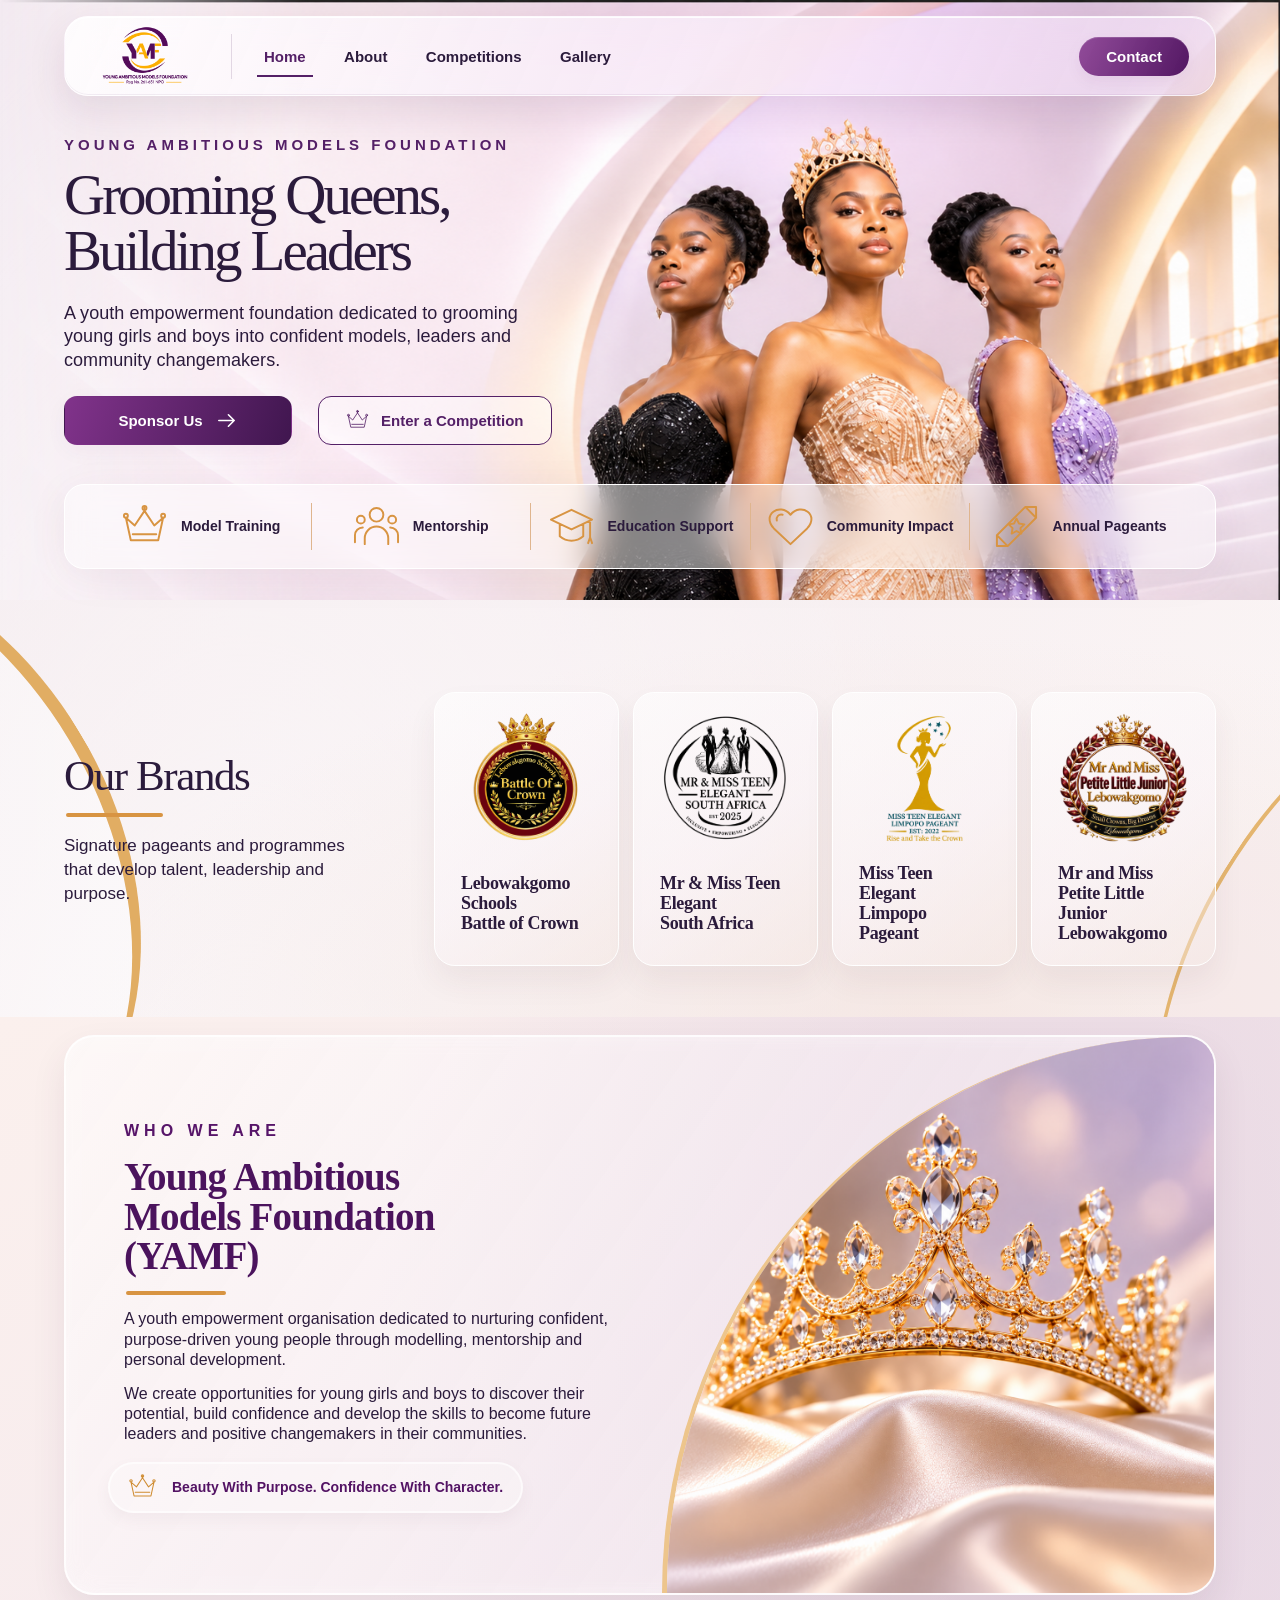
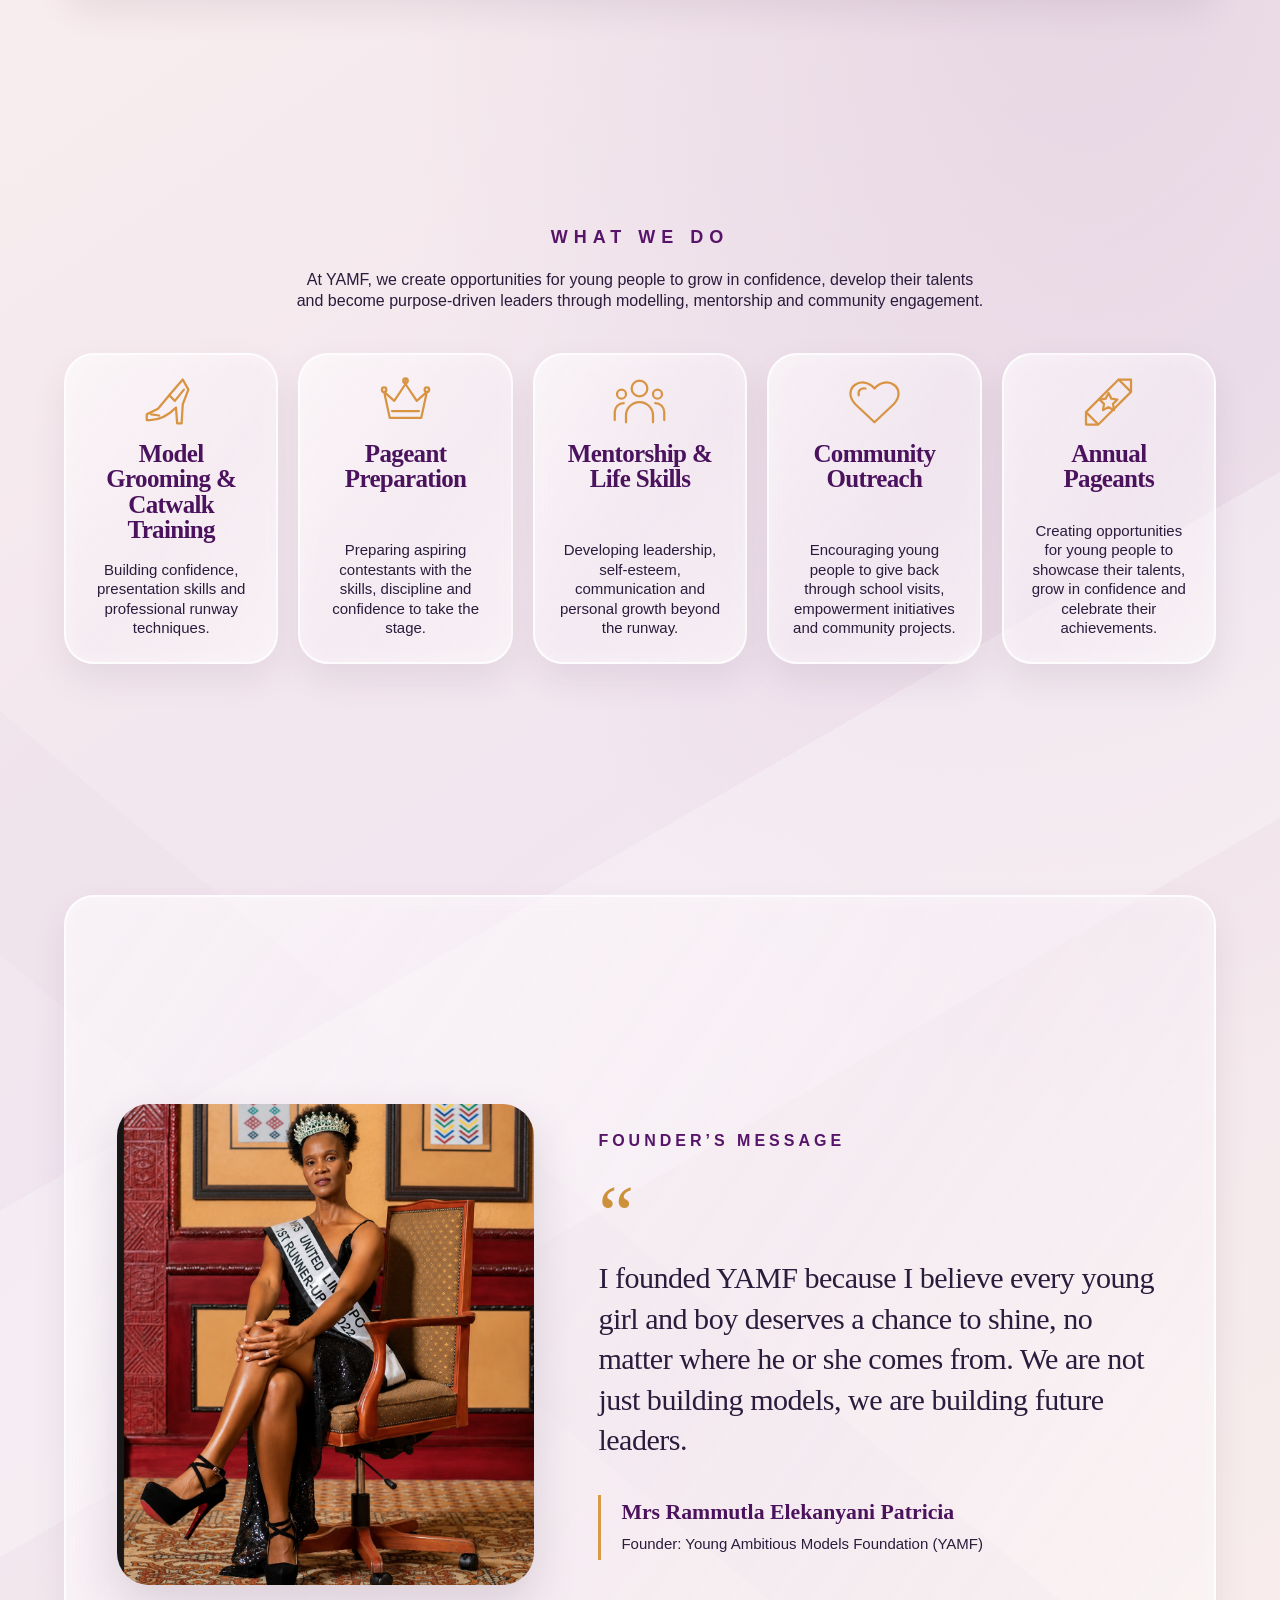
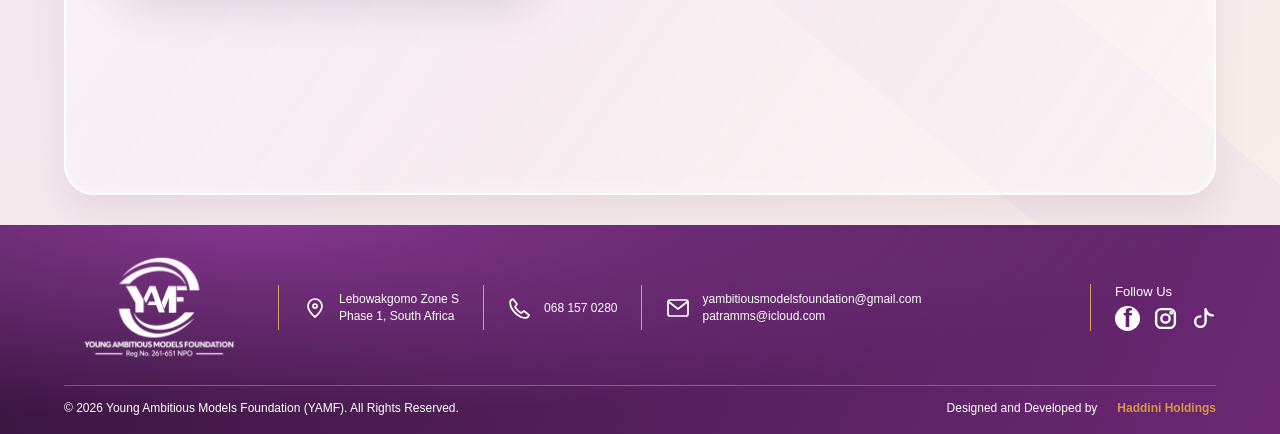
<file: index.html>
<!doctype html>
<html lang="en">
<head>
  <meta charset="utf-8">
  <meta name="viewport" content="width=device-width, initial-scale=1">
  <meta name="description" content="Young Ambitious Models Foundation — grooming young girls and boys into confident models, leaders and community changemakers.">
  <meta name="theme-color" content="#572069">
  <link rel="icon" type="image/png" href="assets/images/Favicon.png">
  <title>YAMF | Grooming Queens, Building Leaders</title>
  <link rel="stylesheet" href="css/style.css">
  <link rel="stylesheet" href="css/responsive.css">
  <script src="js/main.js" defer></script>
</head>
<body>
  <a class="skip-link" href="#main">Skip to content</a>
  <svg class="icon-definitions" xmlns="http://www.w3.org/2000/svg" aria-hidden="true"><defs>
    <symbol id="crown" viewBox="0 0 48 48"><path d="m5 15 9 8 10-15 10 15 9-8-5 23H10L5 15Zm7 17h24M24 4v4"/><circle cx="5" cy="13" r="2"/><circle cx="43" cy="13" r="2"/><circle cx="24" cy="5" r="2"/></symbol>
    <symbol id="people" viewBox="0 0 48 48"><circle cx="24" cy="12" r="7"/><circle cx="8" cy="17" r="4"/><circle cx="40" cy="17" r="4"/><path d="M12 42v-6a12 12 0 0 1 24 0v6M2 40v-7a8 8 0 0 1 8-8m36 15v-7a8 8 0 0 0-8-8"/></symbol>
    <symbol id="education" viewBox="0 0 48 48"><path d="m3 17 21-10 21 10-21 10L3 17Zm9 5v12c7 6 17 6 24 0V22m7-4v17m0 0-2 6m2-6 2 6"/></symbol>
    <symbol id="heart" viewBox="0 0 48 48"><path d="M24 42 7 26C-6 12 13-1 24 12 35-1 54 12 41 26L24 42Z"/><path d="M10 18c-1-4 2-7 6-6"/></symbol>
    <symbol id="pageant-sash" viewBox="0 0 48 48"><path d="M33 4h11v11L15 44H4V33L33 4Zm0 0 11 11M4 33l11 11"/><path d="m24 16 2.5 5 5.5.8-4 3.9.9 5.5-4.9-2.6-4.9 2.6.9-5.5-4-3.9 5.5-.8L24 16Z"/></symbol>
    <symbol id="arrow" viewBox="0 0 24 24"><path d="M4 12h16m-6-6 6 6-6 6"/></symbol>
    <symbol id="heel" viewBox="0 0 48 48"><path d="m34 4 5 9-5 13-1 17h-4l-1-14c-7 7-15 11-23 11H2v-5l10-5 10-12 12-14Z"/><path d="m22 18 5 5 8-10M6 35l7 1"/></symbol>
    <symbol id="pin" viewBox="0 0 24 24"><path d="M19 10c0 5-7 11-7 11S5 15 5 10a7 7 0 1 1 14 0Z"/><circle cx="12" cy="10" r="2"/></symbol>
    <symbol id="phone" viewBox="0 0 24 24"><path d="m5 3 4 5-2 3a16 16 0 0 0 6 6l3-2 5 4c-1 4-5 3-8 2A22 22 0 0 1 3 11C2 8 1 4 5 3Z"/></symbol>
    <symbol id="mail" viewBox="0 0 24 24"><rect x="2" y="4" width="20" height="16" rx="2"/><path d="m3 6 9 7 9-7"/></symbol>
    <symbol id="instagram" viewBox="0 0 24 24"><rect x="3" y="3" width="18" height="18" rx="5"/><circle cx="12" cy="12" r="4"/><circle cx="17.5" cy="6.5" r=".7"/></symbol>
  </defs></svg>

  <div class="landing">
    <header class="site-header wrap">
      <a class="brand" href="index.html" aria-label="YAMF home">
        <span class="brand-mark"><img src="assets/images/YAMF%20Foundation%20Logo%20in%20Purple%20and%20Gold.png" alt="YAMF purple and gold logo" width="1536" height="1024"></span>
      </a>
      <button class="menu-toggle" type="button" aria-label="Open menu" aria-expanded="false" aria-controls="main-navigation"><span></span><span></span><span></span></button>
      <nav id="main-navigation" class="navigation" aria-label="Main navigation">
        <a href="index.html" aria-current="page">Home</a>
        <a href="pages/about.html">About</a>
        <a href="pages/competitions.html">Competitions</a>
        <a href="pages/gallery.html">Gallery</a>
        <a href="pages/contact.html">Contact</a>
      </nav>
    </header>

    <main id="main">
      <section class="hero" aria-labelledby="hero-title">
        <div class="hero-art" role="img" aria-label="Three young models in formalwear, with a crowned queen in the centre"></div>
        <div class="hero-content wrap">
          <p class="eyebrow">Young Ambitious Models Foundation</p>
          <h1 id="hero-title">Grooming Queens,<br>Building Leaders</h1>
          <p class="hero-description">A youth empowerment foundation dedicated to grooming young girls and boys into confident models, leaders and community changemakers.</p>
          <div class="hero-actions">
            <a class="button" href="https://wa.me/27681570280" target="_blank" rel="noopener noreferrer">Sponsor Us<svg class="icon arrow" aria-hidden="true"><use href="#arrow"/></svg></a>
            <a class="button button-outline" href="pages/competitions.html"><svg class="icon" aria-hidden="true"><use href="#crown"/></svg>Enter a Competition</a>
          </div>
        </div>
        <div class="feature-strip wrap" role="group" aria-label="Our focus areas">
          <div class="feature-item"><svg class="feature-icon" aria-hidden="true"><use href="#crown"/></svg><span>Model Training</span></div>
          <div class="feature-item"><svg class="feature-icon" aria-hidden="true"><use href="#people"/></svg><span>Mentorship</span></div>
          <div class="feature-item"><svg class="feature-icon" aria-hidden="true"><use href="#education"/></svg><span>Education Support</span></div>
          <div class="feature-item"><svg class="feature-icon" aria-hidden="true"><use href="#heart"/></svg><span>Community Impact</span></div>
          <div class="feature-item"><svg class="feature-icon" aria-hidden="true"><use href="#pageant-sash"/></svg><span>Annual Pageants</span></div>
        </div>
      </section>
      <section class="brands-section" aria-labelledby="brands-title">
        <div class="brands-layout wrap">
          <div class="brands-intro">
            <h2 id="brands-title">Our Brands</h2>
            <p>Signature pageants and programmes that develop talent, leadership and purpose.</p>
          </div>
          <div class="brand-cards">
            <article class="brand-card">
              <img class="brand-card-logo" src="assets/images/brands/Lebowakgomo Schools Crown Battle Emblem.png" alt="Lebowakgomo Schools Battle of Crown emblem" loading="lazy" width="1280" height="1280">
              <div class="brand-card-caption">
                <h3>Lebowakgomo Schools<br>Battle of Crown</h3>
              </div>
            </article>
            <article class="brand-card">
              <img class="brand-card-logo" src="assets/images/brands/MR &amp; MISS TEEN South Africa Emblem.png" alt="Mr and Miss Teen South Africa emblem" loading="lazy" width="1280" height="1280">
              <div class="brand-card-caption">
                <h3>Mr &amp; Miss Teen Elegant<br>South Africa</h3>
              </div>
            </article>
            <article class="brand-card">
              <img class="brand-card-logo" src="assets/images/brands/Miss Teen Elegant Limpopo Logo.png" alt="Miss Teen Elegant Limpopo Pageant logo" loading="lazy" width="1280" height="1280">
              <div class="brand-card-caption">
                <h3>Miss Teen Elegant<br>Limpopo Pageant</h3>
              </div>
            </article>
            <article class="brand-card">
              <img class="brand-card-logo" src="assets/images/brands/Luxurious Gold and Burgundy Royal Crest.png" alt="Mr and Miss Petite Little Junior Lebowakgomo crest" loading="lazy" width="1280" height="1280">
              <div class="brand-card-caption">
                <h3>Mr and Miss Petite Little Junior<br>Lebowakgomo</h3>
              </div>
            </article>
          </div>
        </div>
      </section>
      <div class="foundation-sections">
        <section class="about-panel glass-panel wrap" aria-labelledby="about-title">
          <div class="about-copy">
            <p class="section-label">Who We Are</p>
            <h2 id="about-title">Young Ambitious<br>Models Foundation<br>(YAMF)</h2>
            <div class="about-description">
              <p>A youth empowerment organisation dedicated to nurturing confident, purpose-driven young people through modelling, mentorship and personal development.</p>
              <p>We create opportunities for young girls and boys to discover their potential, build confidence and develop the skills to become future leaders and positive changemakers in their communities.</p>
            </div>
            <p class="purpose-pill"><svg class="icon" aria-hidden="true"><use href="#crown"/></svg><span>Beauty With Purpose. Confidence With Character.</span></p>
          </div>
          <div class="about-art"><img src="assets/images/pageant-crown.png" alt="An intricate gold and crystal pageant crown resting on ivory satin" loading="lazy" width="1254" height="1254"></div>
        </section>

        <section class="programmes-section wrap" aria-labelledby="programmes-title">
          <h2 class="section-label centered-label" id="programmes-title">What We Do</h2>
          <p class="programmes-intro">At YAMF, we create opportunities for young people to grow in confidence, develop their talents<br class="desktop-break"> and become purpose-driven leaders through modelling, mentorship and community engagement.</p>
          <div class="programme-grid">
            <article class="programme-card glass-panel">
              <svg class="feature-icon" aria-hidden="true"><use href="#heel"/></svg>
              <h3>Model Grooming &amp;<br>Catwalk Training</h3>
              <p>Building confidence, presentation skills and professional runway techniques.</p>
            </article>
            <article class="programme-card glass-panel">
              <svg class="feature-icon" aria-hidden="true"><use href="#crown"/></svg>
              <h3>Pageant<br>Preparation</h3>
              <p>Preparing aspiring contestants with the skills, discipline and confidence to take the stage.</p>
            </article>
            <article class="programme-card glass-panel">
              <svg class="feature-icon" aria-hidden="true"><use href="#people"/></svg>
              <h3>Mentorship &amp;<br>Life Skills</h3>
              <p>Developing leadership, self-esteem, communication and personal growth beyond the runway.</p>
            </article>
            <article class="programme-card glass-panel">
              <svg class="feature-icon" aria-hidden="true"><use href="#heart"/></svg>
              <h3>Community<br>Outreach</h3>
              <p>Encouraging young people to give back through school visits, empowerment initiatives and community projects.</p>
            </article>
            <article class="programme-card glass-panel">
              <svg class="feature-icon" aria-hidden="true"><use href="#pageant-sash"/></svg>
              <h3>Annual<br>Pageants</h3>
              <p>Creating opportunities for young people to showcase their talents, grow in confidence and celebrate their achievements.</p>
            </article>
          </div>
        </section>

        <section class="founder-panel glass-panel wrap" aria-labelledby="founder-title">
          <div class="founder-portrait"><img src="assets/images/Founder.png" alt="Mrs Rammutla Elekanyani Patricia, founder of YAMF" loading="lazy" width="1168" height="1346"></div>
          <div class="founder-copy">
            <h2 class="section-label centered-label" id="founder-title">Founder’s Message</h2>
            <blockquote>I founded YAMF because I believe every young girl and boy deserves a chance to shine, no matter where he or she comes from. We are not just building models, we are building future leaders.</blockquote>
            <div class="founder-signature">
              <h3>Mrs Rammutla Elekanyani Patricia</h3>
              <p>Founder: Young Ambitious Models Foundation (YAMF)</p>
            </div>
          </div>
        </section>
      </div>
    </main>
    <footer class="site-footer">
      <div class="wrap">
        <div class="footer-main">
          <a class="footer-brand" href="index.html" aria-label="YAMF home"><img src="assets/images/YAMF%20Foundation%20Logo%20in%20Purple%20and%20Gold.png" alt="Young Ambitious Models Foundation logo" width="1536" height="1024" loading="lazy"></a>
          <address class="footer-contact footer-address"><svg class="icon" aria-hidden="true"><use href="#pin"/></svg><span>Lebowakgomo Zone S<br>Phase 1, South Africa</span></address>
          <a class="footer-contact" href="tel:+27681570280"><svg class="icon" aria-hidden="true"><use href="#phone"/></svg><span>068 157 0280</span></a>
          <div class="footer-contact footer-emails"><svg class="icon" aria-hidden="true"><use href="#mail"/></svg><div><a href="mailto:yambitiousmodelsfoundation@gmail.com">yambitiousmodelsfoundation@gmail.com</a><a href="mailto:patramms@icloud.com">patramms@icloud.com</a></div></div>
          <div class="footer-socials"><p>Follow Us</p><div class="social-icons" aria-label="Facebook, Instagram and TikTok"><a class="facebook-mark" href="https://www.facebook.com/share/1br5FpD918/?mibextid=wwXIfr" target="_blank" rel="noopener noreferrer" aria-label="Visit YAMF on Facebook">f</a><a class="icon" href="https://www.instagram.com/youngambitiousmodels?rpxt=c3dsdTE2OXdlMWx1" target="_blank" rel="noopener noreferrer" aria-label="Visit YAMF on Instagram"><svg class="icon" aria-hidden="true"><use href="#instagram"/></svg></a><a class="icon" href="https://www.tiktok.com/@youngambitiousmodelsfoun?_r=1&_t=ZS-9B3Muk7UqlW" target="_blank" rel="noopener noreferrer" aria-label="Visit YAMF on TikTok"><svg class="icon" viewBox="0 0 24 24" aria-hidden="true"><path d="M14 3v12a5 5 0 1 1-5-5m5-7c1 4 3 6 7 6"/></svg></a></div></div>
        </div>
        <div class="footer-bottom"><p>© 2026 Young Ambitious Models Foundation (YAMF). All Rights Reserved.</p><p class="footer-legal">Designed and Developed by <a href="https://hadiniholdings.co.za" target="_blank" rel="noopener noreferrer">Haddini Holdings</a></p></div>
      </div>
    </footer>
  </div>
</body>
</html>
</file>
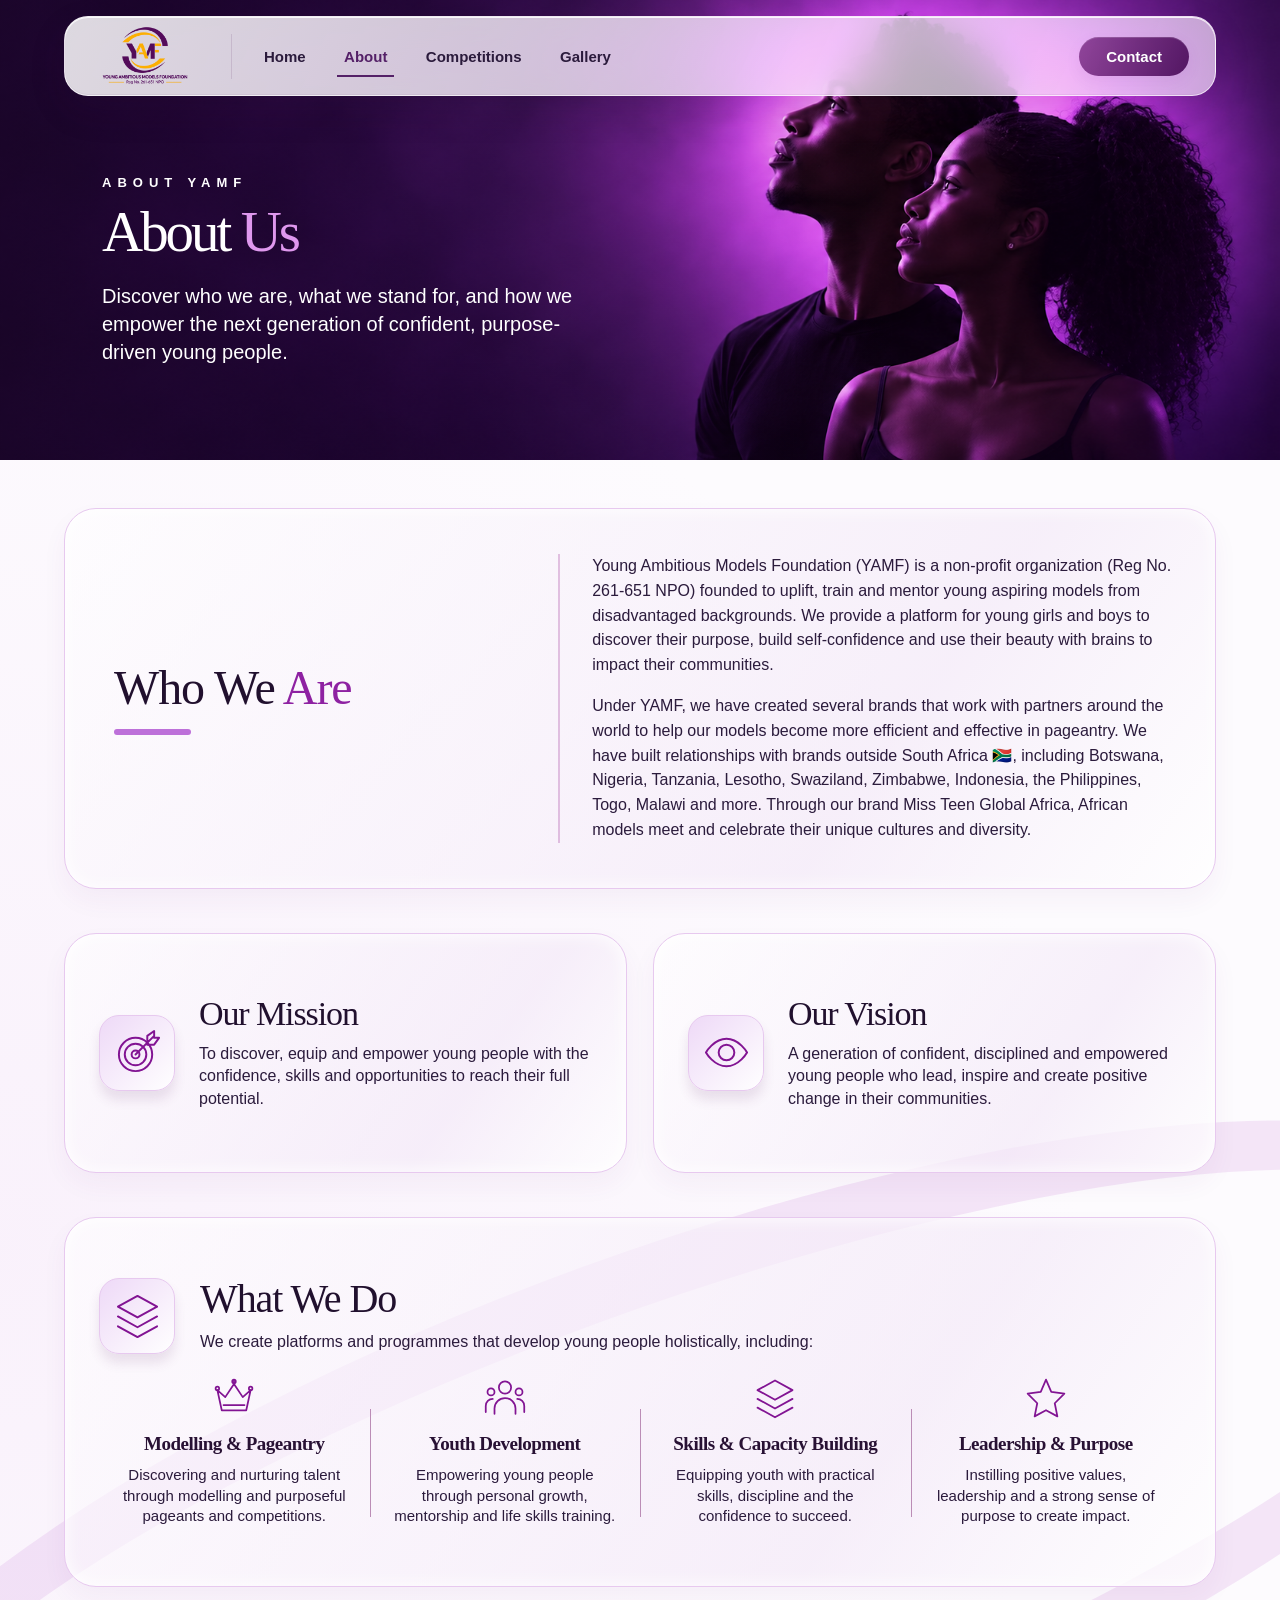
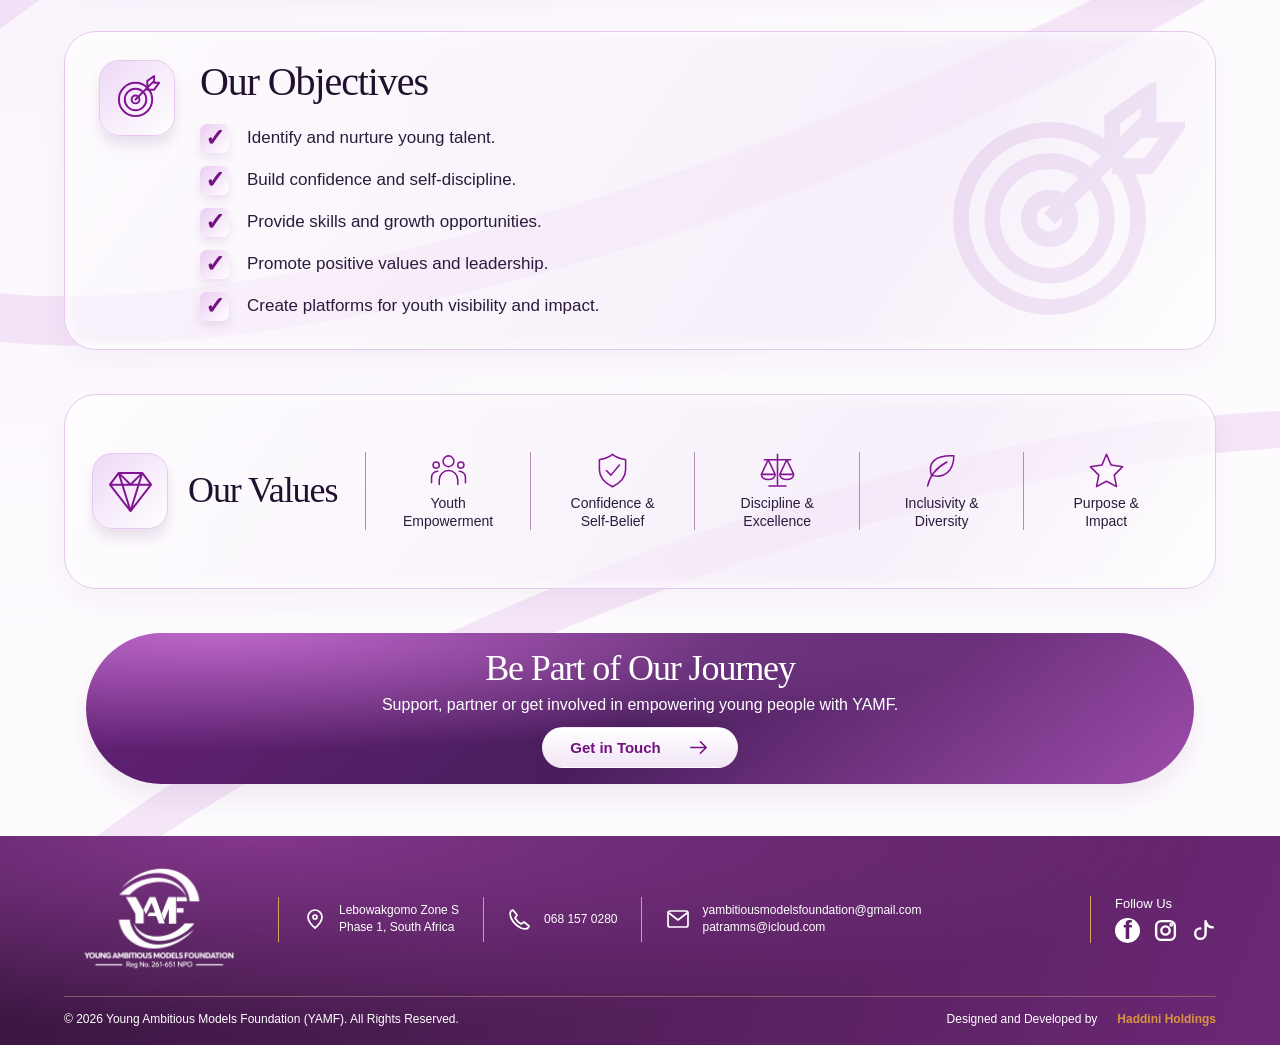
<file: pages/about.html>
<!doctype html>
<html lang="en">
<head>
  <meta charset="utf-8">
  <meta name="viewport" content="width=device-width, initial-scale=1">
  <meta name="description" content="Discover YAMF's mission, vision and values, and how we empower young people through modelling, mentorship and personal development.">
  <meta name="theme-color" content="#572069">
  <link rel="icon" type="image/png" href="../assets/images/Favicon.png">
  <title>About Us | Young Ambitious Models Foundation</title>
  <link rel="stylesheet" href="../css/style.css">
  <link rel="stylesheet" href="../css/responsive.css">
  <link rel="stylesheet" href="../css/about.css">
  <script src="../js/main.js" defer></script>
</head>
<body class="about-page">
  <a class="skip-link" href="#main">Skip to content</a>
  <svg class="icon-definitions" xmlns="http://www.w3.org/2000/svg" aria-hidden="true"><defs>
    <symbol id="crown" viewBox="0 0 48 48"><path d="m5 15 9 8 10-15 10 15 9-8-5 23H10L5 15Zm7 17h24M24 4v4"/><circle cx="5" cy="13" r="2"/><circle cx="43" cy="13" r="2"/><circle cx="24" cy="5" r="2"/></symbol>
    <symbol id="people" viewBox="0 0 48 48"><circle cx="24" cy="12" r="7"/><circle cx="8" cy="17" r="4"/><circle cx="40" cy="17" r="4"/><path d="M12 42v-6a12 12 0 0 1 24 0v6M2 40v-7a8 8 0 0 1 8-8m36 15v-7a8 8 0 0 0-8-8"/></symbol>
    <symbol id="education" viewBox="0 0 48 48"><path d="m3 17 21-10 21 10-21 10L3 17Zm9 5v12c7 6 17 6 24 0V22m7-4v17m0 0-2 6m2-6 2 6"/></symbol>
    <symbol id="heart" viewBox="0 0 48 48"><path d="M24 42 7 26C-6 12 13-1 24 12 35-1 54 12 41 26L24 42Z"/><path d="M10 18c-1-4 2-7 6-6"/></symbol>
    <symbol id="arrow" viewBox="0 0 24 24"><path d="M4 12h16m-6-6 6 6-6 6"/></symbol>
    <symbol id="heel" viewBox="0 0 48 48"><path d="m34 4 5 9-5 13-1 17h-4l-1-14c-7 7-15 11-23 11H2v-5l10-5 10-12 12-14Z"/><path d="m22 18 5 5 8-10M6 35l7 1"/></symbol>
    <symbol id="pin" viewBox="0 0 24 24"><path d="M19 10c0 5-7 11-7 11S5 15 5 10a7 7 0 1 1 14 0Z"/><circle cx="12" cy="10" r="2"/></symbol>
    <symbol id="phone" viewBox="0 0 24 24"><path d="m5 3 4 5-2 3a16 16 0 0 0 6 6l3-2 5 4c-1 4-5 3-8 2A22 22 0 0 1 3 11C2 8 1 4 5 3Z"/></symbol>
    <symbol id="mail" viewBox="0 0 24 24"><rect x="2" y="4" width="20" height="16" rx="2"/><path d="m3 6 9 7 9-7"/></symbol>
    <symbol id="instagram" viewBox="0 0 24 24"><rect x="3" y="3" width="18" height="18" rx="5"/><circle cx="12" cy="12" r="4"/><circle cx="17.5" cy="6.5" r=".7"/></symbol>
  </defs></svg>
  <svg class="icon-definitions" xmlns="http://www.w3.org/2000/svg" aria-hidden="true"><defs>
    <symbol id="target" viewBox="0 0 48 48"><circle cx="22" cy="26" r="17"/><circle cx="22" cy="26" r="11"/><circle cx="22" cy="26" r="4"/><path d="m22 26 19-19m-7 7V7l7-5v7h5l-5 7h-7"/></symbol>
    <symbol id="eye" viewBox="0 0 48 48"><path d="M3 24S11 10 24 10s21 14 21 14-8 14-21 14S3 24 3 24Z"/><circle cx="24" cy="24" r="8"/></symbol>
    <symbol id="layers" viewBox="0 0 48 48"><path d="m4 15 20-11 20 11-20 11L4 15Zm0 10 20 11 20-11M4 35l20 11 20-11"/></symbol>
    <symbol id="star" viewBox="0 0 48 48"><path d="m24 3 6 14 15 2-11 11 3 15-13-7-13 7 3-15L3 19l15-2 6-14Z"/></symbol>
    <symbol id="diamond" viewBox="0 0 48 48"><path d="m3 17 9-12h24l9 12-21 27L3 17Zm0 0h42M12 5l12 39L36 5M12 5l12 12L36 5"/></symbol>
    <symbol id="shield" viewBox="0 0 48 48"><path d="M24 3c6 5 12 6 17 7v13c0 11-9 18-17 22C16 41 7 34 7 23V10c5-1 11-2 17-7Z"/><path d="m16 24 6 6 11-13"/></symbol>
    <symbol id="scales" viewBox="0 0 48 48"><path d="M24 3v39M13 44h22M7 10h34M12 10 3 29h18l-9-19Zm24 0-9 19h18l-9-19ZM3 29c0 9 18 9 18 0m6 0c0 9 18 9 18 0"/></symbol>
    <symbol id="leaf" viewBox="0 0 48 48"><path d="M40 5C15 4 6 14 11 30c16 5 29-5 29-25ZM6 44c3-13 12-24 25-31"/></symbol>
  </defs></svg>
  <div class="landing about-shell">
    <header class="site-header wrap">
      <a class="brand" href="../index.html" aria-label="YAMF home">
        <span class="brand-mark"><img src="../assets/images/YAMF%20Foundation%20Logo%20in%20Purple%20and%20Gold.png" alt="YAMF purple and gold logo" width="1536" height="1024"></span>
      </a>
      <button class="menu-toggle" type="button" aria-label="Open menu" aria-expanded="false" aria-controls="main-navigation"><span></span><span></span><span></span></button>
      <nav id="main-navigation" class="navigation" aria-label="Main navigation">
        <a href="../index.html">Home</a>
        <a href="about.html" aria-current="page">About</a>
        <a href="competitions.html">Competitions</a>
        <a href="gallery.html">Gallery</a>
        <a href="contact.html">Contact</a>
      </nav>
    </header>
    <main id="main">
      <section class="about-hero" aria-labelledby="about-page-title">
        <div class="about-hero-copy wrap">
          <p class="about-eyebrow">About YAMF</p>
          <h1 id="about-page-title">About <span>Us</span></h1>
          <p class="about-hero-description">Discover who we are, what we stand for, and how we empower the next generation of confident, purpose-driven young people.</p>
        </div>
      </section>
      <div class="about-body">
        <div class="about-content wrap">
          <section class="about-card identity-card" aria-labelledby="identity-title">
            <h2 id="identity-title">Who We <span>Are</span></h2>
            <div class="identity-copy">
              <p>Young Ambitious Models Foundation (YAMF) is a non-profit organization (Reg No. 261-651 NPO) founded to uplift, train and mentor young aspiring models from disadvantaged backgrounds. We provide a platform for young girls and boys to discover their purpose, build self-confidence and use their beauty with brains to impact their communities.</p>
              <p>Under YAMF, we have created several brands that work with partners around the world to help our models become more efficient and effective in pageantry. We have built relationships with brands outside South Africa 🇿🇦, including Botswana, Nigeria, Tanzania, Lesotho, Swaziland, Zimbabwe, Indonesia, the Philippines, Togo, Malawi and more. Through our brand Miss Teen Global Africa, African models meet and celebrate their unique cultures and diversity.</p>
            </div>
          </section>
          <div class="mission-vision-grid">
            <section class="about-card statement-card" aria-labelledby="mission-title">
              <span class="about-icon-tile"><svg class="about-icon" aria-hidden="true"><use href="#target"/></svg></span>
              <div><h2 id="mission-title">Our Mission</h2><p>To discover, equip and empower young people with the confidence, skills and opportunities to reach their full potential.</p></div>
            </section>
            <section class="about-card statement-card" aria-labelledby="vision-title">
              <span class="about-icon-tile"><svg class="about-icon" aria-hidden="true"><use href="#eye"/></svg></span>
              <div><h2 id="vision-title">Our Vision</h2><p>A generation of confident, disciplined and empowered young people who lead, inspire and create positive change in their communities.</p></div>
            </section>
          </div>
          <section class="about-card work-card" aria-labelledby="work-title">
            <div class="about-card-heading">
              <span class="about-icon-tile"><svg class="about-icon" aria-hidden="true"><use href="#layers"/></svg></span>
              <div><h2 id="work-title">What We Do</h2><p>We create platforms and programmes that develop young people holistically, including:</p></div>
            </div>
            <div class="about-work-grid">
              <article><svg class="about-icon" aria-hidden="true"><use href="#crown"/></svg><h3>Modelling &amp; Pageantry</h3><p>Discovering and nurturing talent through modelling and purposeful pageants and competitions.</p></article>
              <article><svg class="about-icon" aria-hidden="true"><use href="#people"/></svg><h3>Youth Development</h3><p>Empowering young people through personal growth, mentorship and life skills training.</p></article>
              <article><svg class="about-icon" aria-hidden="true"><use href="#layers"/></svg><h3>Skills &amp; Capacity Building</h3><p>Equipping youth with practical skills, discipline and the confidence to succeed.</p></article>
              <article><svg class="about-icon" aria-hidden="true"><use href="#star"/></svg><h3>Leadership &amp; Purpose</h3><p>Instilling positive values, leadership and a strong sense of purpose to create impact.</p></article>
            </div>
          </section>
          <section class="about-card objectives-card" aria-labelledby="objectives-title">
            <span class="about-icon-tile"><svg class="about-icon" aria-hidden="true"><use href="#target"/></svg></span>
            <div class="objectives-copy">
              <h2 id="objectives-title">Our Objectives</h2>
              <ul><li>Identify and nurture young talent.</li><li>Build confidence and self-discipline.</li><li>Provide skills and growth opportunities.</li><li>Promote positive values and leadership.</li><li>Create platforms for youth visibility and impact.</li></ul>
            </div>
            <svg class="objectives-watermark" aria-hidden="true"><use href="#target"/></svg>
          </section>
          <section class="about-card values-card" aria-labelledby="values-title">
            <div class="values-heading"><span class="about-icon-tile"><svg class="about-icon" aria-hidden="true"><use href="#diamond"/></svg></span><h2 id="values-title">Our Values</h2></div>
            <ul class="values-list">
              <li><svg class="about-icon" aria-hidden="true"><use href="#people"/></svg><span>Youth<br>Empowerment</span></li>
              <li><svg class="about-icon" aria-hidden="true"><use href="#shield"/></svg><span>Confidence &amp;<br>Self-Belief</span></li>
              <li><svg class="about-icon" aria-hidden="true"><use href="#scales"/></svg><span>Discipline &amp;<br>Excellence</span></li>
              <li><svg class="about-icon" aria-hidden="true"><use href="#leaf"/></svg><span>Inclusivity &amp;<br>Diversity</span></li>
              <li><svg class="about-icon" aria-hidden="true"><use href="#star"/></svg><span>Purpose &amp;<br>Impact</span></li>
            </ul>
          </section>
          <section class="journey-banner" aria-labelledby="journey-title">
            <h2 id="journey-title">Be Part of Our Journey</h2>
            <p>Support, partner or get involved in empowering young people with YAMF.</p>
            <a class="button journey-button" href="contact.html">Get in Touch<svg class="icon" aria-hidden="true"><use href="#arrow"/></svg></a>
          </section>
        </div>
      </div>
    </main>
    <footer class="site-footer">
      <div class="wrap">
        <div class="footer-main">
          <a class="footer-brand" href="../index.html" aria-label="YAMF home"><img src="../assets/images/YAMF%20Foundation%20Logo%20in%20Purple%20and%20Gold.png" alt="Young Ambitious Models Foundation logo" width="1536" height="1024" loading="lazy"></a>
          <address class="footer-contact footer-address"><svg class="icon" aria-hidden="true"><use href="#pin"/></svg><span>Lebowakgomo Zone S<br>Phase 1, South Africa</span></address>
          <a class="footer-contact" href="tel:+27681570280"><svg class="icon" aria-hidden="true"><use href="#phone"/></svg><span>068 157 0280</span></a>
          <div class="footer-contact footer-emails"><svg class="icon" aria-hidden="true"><use href="#mail"/></svg><div><a href="mailto:yambitiousmodelsfoundation@gmail.com">yambitiousmodelsfoundation@gmail.com</a><a href="mailto:patramms@icloud.com">patramms@icloud.com</a></div></div>
          <div class="footer-socials"><p>Follow Us</p><div class="social-icons" aria-label="Facebook, Instagram and TikTok"><a class="facebook-mark" href="https://www.facebook.com/share/1br5FpD918/?mibextid=wwXIfr" target="_blank" rel="noopener noreferrer" aria-label="Visit YAMF on Facebook">f</a><a class="icon" href="https://www.instagram.com/youngambitiousmodels?rpxt=c3dsdTE2OXdlMWx1" target="_blank" rel="noopener noreferrer" aria-label="Visit YAMF on Instagram"><svg class="icon" aria-hidden="true"><use href="#instagram"/></svg></a><a class="icon" href="https://www.tiktok.com/@youngambitiousmodelsfoun?_r=1&_t=ZS-9B3Muk7UqlW" target="_blank" rel="noopener noreferrer" aria-label="Visit YAMF on TikTok"><svg class="icon" viewBox="0 0 24 24" aria-hidden="true"><path d="M14 3v12a5 5 0 1 1-5-5m5-7c1 4 3 6 7 6"/></svg></a></div></div>
        </div>
        <div class="footer-bottom"><p>© 2026 Young Ambitious Models Foundation (YAMF). All Rights Reserved.</p><p class="footer-legal">Designed and Developed by <a href="https://hadiniholdings.co.za" target="_blank" rel="noopener noreferrer">Haddini Holdings</a></p></div>
      </div>
    </footer>
  </div>
</body>
</html>
</file>
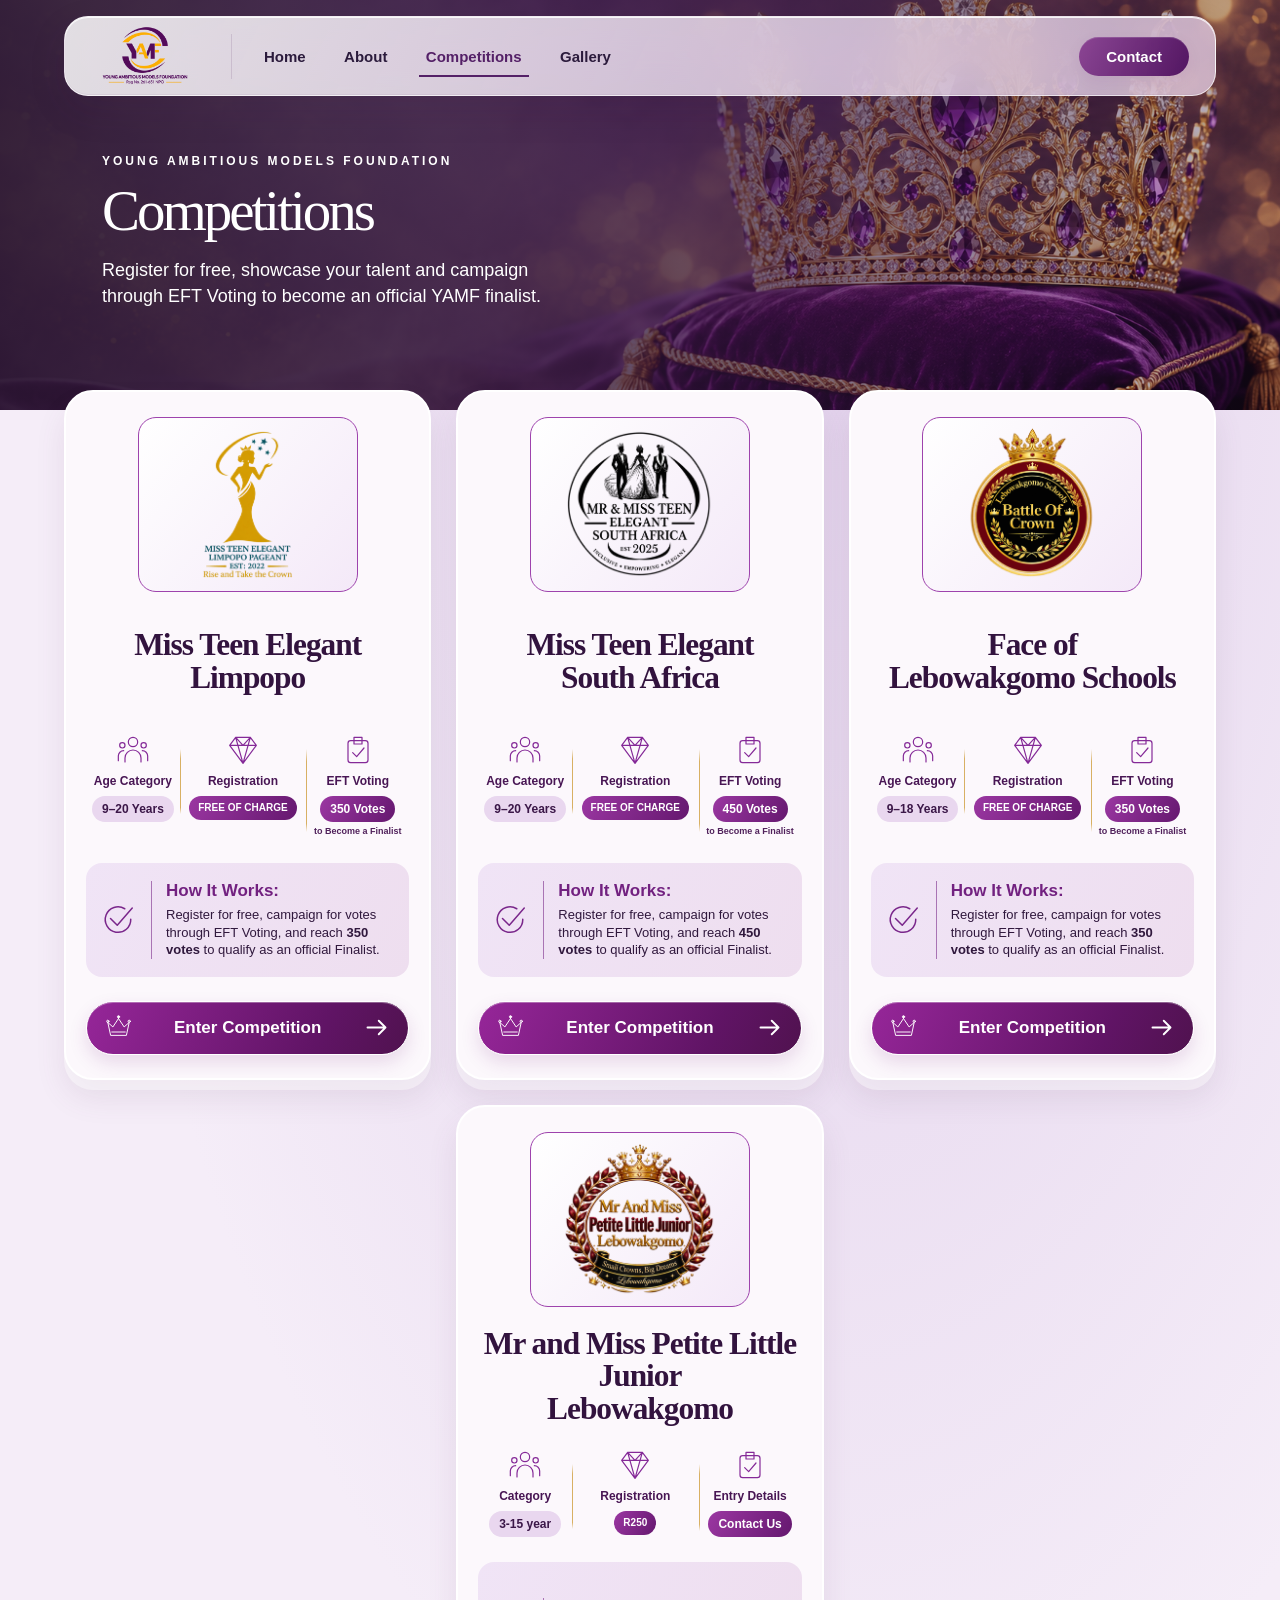
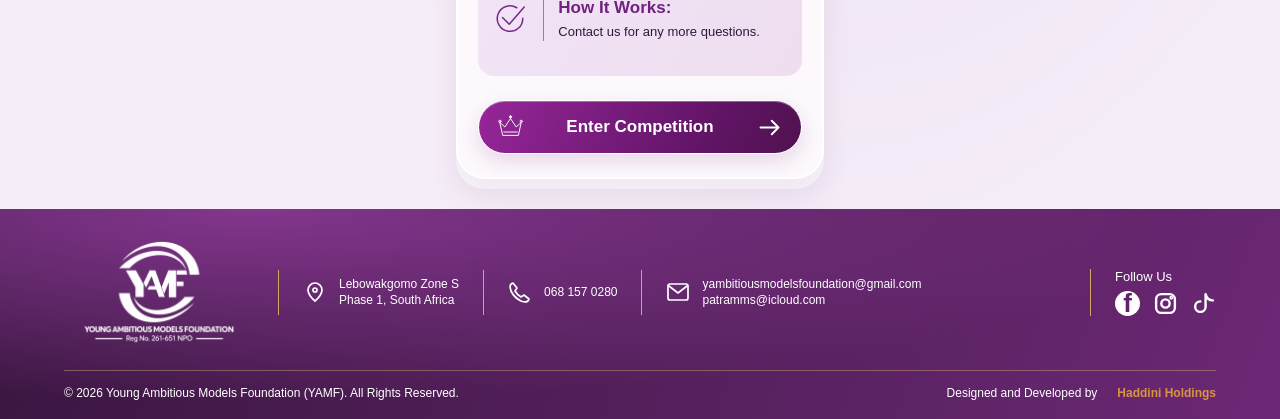
<file: pages/competitions.html>
<!doctype html>
<html lang="en">
<head>
  <meta charset="utf-8">
  <meta name="viewport" content="width=device-width, initial-scale=1">
  <meta name="description" content="Explore YAMF pageants with free registration and discover the EFT vote targets required to become an official finalist.">
  <meta name="theme-color" content="#572069">
  <link rel="icon" type="image/png" href="../assets/images/Favicon.png">
  <title>Competitions | Young Ambitious Models Foundation</title>
  <link rel="stylesheet" href="../css/style.css">
  <link rel="stylesheet" href="../css/responsive.css">
  <link rel="stylesheet" href="../css/competitions.css">
  <script src="../js/main.js" defer></script>
  <script src="../js/competition-entry.js" defer></script>
</head>
<body class="competitions-page">
  <a class="skip-link" href="#main">Skip to content</a>
  <svg class="icon-definitions" xmlns="http://www.w3.org/2000/svg" aria-hidden="true"><defs>
    <symbol id="crown" viewBox="0 0 48 48"><path d="m5 15 9 8 10-15 10 15 9-8-5 23H10L5 15Zm7 17h24M24 4v4"/><circle cx="5" cy="13" r="2"/><circle cx="43" cy="13" r="2"/><circle cx="24" cy="5" r="2"/></symbol>
    <symbol id="people" viewBox="0 0 48 48"><circle cx="24" cy="12" r="7"/><circle cx="8" cy="17" r="4"/><circle cx="40" cy="17" r="4"/><path d="M12 42v-6a12 12 0 0 1 24 0v6M2 40v-7a8 8 0 0 1 8-8m36 15v-7a8 8 0 0 0-8-8"/></symbol>
    <symbol id="education" viewBox="0 0 48 48"><path d="m3 17 21-10 21 10-21 10L3 17Zm9 5v12c7 6 17 6 24 0V22m7-4v17m0 0-2 6m2-6 2 6"/></symbol>
    <symbol id="heart" viewBox="0 0 48 48"><path d="M24 42 7 26C-6 12 13-1 24 12 35-1 54 12 41 26L24 42Z"/><path d="M10 18c-1-4 2-7 6-6"/></symbol>
    <symbol id="arrow" viewBox="0 0 24 24"><path d="M4 12h16m-6-6 6 6-6 6"/></symbol>
    <symbol id="heel" viewBox="0 0 48 48"><path d="m34 4 5 9-5 13-1 17h-4l-1-14c-7 7-15 11-23 11H2v-5l10-5 10-12 12-14Z"/><path d="m22 18 5 5 8-10M6 35l7 1"/></symbol>
    <symbol id="pin" viewBox="0 0 24 24"><path d="M19 10c0 5-7 11-7 11S5 15 5 10a7 7 0 1 1 14 0Z"/><circle cx="12" cy="10" r="2"/></symbol>
    <symbol id="phone" viewBox="0 0 24 24"><path d="m5 3 4 5-2 3a16 16 0 0 0 6 6l3-2 5 4c-1 4-5 3-8 2A22 22 0 0 1 3 11C2 8 1 4 5 3Z"/></symbol>
    <symbol id="mail" viewBox="0 0 24 24"><rect x="2" y="4" width="20" height="16" rx="2"/><path d="m3 6 9 7 9-7"/></symbol>
    <symbol id="instagram" viewBox="0 0 24 24"><rect x="3" y="3" width="18" height="18" rx="5"/><circle cx="12" cy="12" r="4"/><circle cx="17.5" cy="6.5" r=".7"/></symbol>
  </defs></svg>
  <svg class="icon-definitions" xmlns="http://www.w3.org/2000/svg" aria-hidden="true"><defs>
    <symbol id="registration-gem" viewBox="0 0 48 48"><path d="m4 17 9-12h22l9 12-20 27L4 17Zm0 0h40M13 5l11 39L35 5M13 5l11 12L35 5"/></symbol>
    <symbol id="vote-check" viewBox="0 0 48 48"><rect x="9" y="10" width="30" height="33" rx="4"/><path d="M18 5h12v10H18V5Zm-2 23 6 6 11-13"/></symbol>
    <symbol id="qualification-check" viewBox="0 0 48 48"><path d="M41 23a17 17 0 1 1-8-14M14 22l9 9L43 8"/></symbol>
  </defs></svg>
  <div class="competitions-shell">
    <header class="site-header wrap">
      <a class="brand" href="../index.html" aria-label="YAMF home">
        <span class="brand-mark"><img src="../assets/images/YAMF%20Foundation%20Logo%20in%20Purple%20and%20Gold.png" alt="YAMF purple and gold logo" width="1536" height="1024"></span>
      </a>
      <button class="menu-toggle" type="button" aria-label="Open menu" aria-expanded="false" aria-controls="main-navigation"><span></span><span></span><span></span></button>
      <nav id="main-navigation" class="navigation" aria-label="Main navigation">
        <a href="../index.html">Home</a>
        <a href="about.html">About</a>
        <a href="competitions.html" aria-current="page">Competitions</a>
        <a href="gallery.html">Gallery</a>
        <a href="contact.html">Contact</a>
      </nav>
    </header>
    <main id="main">
      <section class="competitions-hero" aria-labelledby="competitions-title">
        <div class="competitions-hero-copy wrap">
          <p class="eyebrow">Young Ambitious Models Foundation</p>
          <h1 id="competitions-title">Competitions</h1>
          <p class="competitions-intro">Register for free, showcase your talent and campaign through EFT Voting to become an official YAMF finalist.</p>
        </div>
      </section>
      <section class="competition-list wrap" aria-label="Our competitions">
        <article class="competition-card">
          <div class="competition-logo"><img src="../assets/images/brands/Miss%20Teen%20Elegant%20Limpopo%20Logo.png" alt="Miss Teen Elegant Limpopo competition logo" loading="lazy"></div>
          <h2>Miss Teen Elegant<br>Limpopo</h2>
          <dl class="competition-facts">
            <div class="competition-fact"><svg class="fact-icon" aria-hidden="true"><use href="#people"/></svg><dt>Age Category</dt><dd><span class="fact-pill age-pill">9–20 Years</span></dd></div>
            <div class="competition-fact"><svg class="fact-icon" aria-hidden="true"><use href="#registration-gem"/></svg><dt>Registration</dt><dd><span class="fact-pill">FREE OF CHARGE</span></dd></div>
            <div class="competition-fact"><svg class="fact-icon" aria-hidden="true"><use href="#vote-check"/></svg><dt>EFT Voting</dt><dd><span class="fact-pill">350 Votes</span><small>to Become a Finalist</small></dd></div>
          </dl>
          <div class="competition-how"><svg class="how-icon" aria-hidden="true"><use href="#qualification-check"/></svg><div><h3>How It Works:</h3><p>Register for free, campaign for votes through EFT Voting, and reach <strong>350 votes</strong> to qualify as an official Finalist.</p></div></div>
          <button class="button competition-button" type="button" data-competition="Miss Teen Elegant Limpopo" aria-label="Enter Miss Teen Elegant Limpopo"><svg class="icon" aria-hidden="true"><use href="#crown"/></svg><span>Enter Competition</span><svg class="icon" aria-hidden="true"><use href="#arrow"/></svg></button>
        </article>
        <article class="competition-card">
          <div class="competition-logo"><img src="../assets/images/brands/MR%20%26%20MISS%20TEEN%20South%20Africa%20Emblem.png" alt="Miss Teen Elegant South Africa competition logo" loading="lazy"></div>
          <h2>Miss Teen Elegant<br>South Africa</h2>
          <dl class="competition-facts">
            <div class="competition-fact"><svg class="fact-icon" aria-hidden="true"><use href="#people"/></svg><dt>Age Category</dt><dd><span class="fact-pill age-pill">9–20 Years</span></dd></div>
            <div class="competition-fact"><svg class="fact-icon" aria-hidden="true"><use href="#registration-gem"/></svg><dt>Registration</dt><dd><span class="fact-pill">FREE OF CHARGE</span></dd></div>
            <div class="competition-fact"><svg class="fact-icon" aria-hidden="true"><use href="#vote-check"/></svg><dt>EFT Voting</dt><dd><span class="fact-pill">450 Votes</span><small>to Become a Finalist</small></dd></div>
          </dl>
          <div class="competition-how"><svg class="how-icon" aria-hidden="true"><use href="#qualification-check"/></svg><div><h3>How It Works:</h3><p>Register for free, campaign for votes through EFT Voting, and reach <strong>450 votes</strong> to qualify as an official Finalist.</p></div></div>
          <button class="button competition-button" type="button" data-competition="Miss Teen Elegant South Africa" aria-label="Enter Miss Teen Elegant South Africa"><svg class="icon" aria-hidden="true"><use href="#crown"/></svg><span>Enter Competition</span><svg class="icon" aria-hidden="true"><use href="#arrow"/></svg></button>
        </article>
        <article class="competition-card">
          <div class="competition-logo"><img src="../assets/images/brands/Lebowakgomo%20Schools%20Crown%20Battle%20Emblem.png" alt="Face of Lebowakgomo Schools emblem" loading="lazy"></div>
          <h2>Face of<br>Lebowakgomo Schools</h2>
          <dl class="competition-facts">
            <div class="competition-fact"><svg class="fact-icon" aria-hidden="true"><use href="#people"/></svg><dt>Age Category</dt><dd><span class="fact-pill age-pill">9–18 Years</span></dd></div>
            <div class="competition-fact"><svg class="fact-icon" aria-hidden="true"><use href="#registration-gem"/></svg><dt>Registration</dt><dd><span class="fact-pill">FREE OF CHARGE</span></dd></div>
            <div class="competition-fact"><svg class="fact-icon" aria-hidden="true"><use href="#vote-check"/></svg><dt>EFT Voting</dt><dd><span class="fact-pill">350 Votes</span><small>to Become a Finalist</small></dd></div>
          </dl>
          <div class="competition-how"><svg class="how-icon" aria-hidden="true"><use href="#qualification-check"/></svg><div><h3>How It Works:</h3><p>Register for free, campaign for votes through EFT Voting, and reach <strong>350 votes</strong> to qualify as an official Finalist.</p></div></div>
          <button class="button competition-button" type="button" data-competition="Face of Lebowakgomo Schools" aria-label="Enter Face of Lebowakgomo Schools"><svg class="icon" aria-hidden="true"><use href="#crown"/></svg><span>Enter Competition</span><svg class="icon" aria-hidden="true"><use href="#arrow"/></svg></button>
        </article>
        <article class="competition-card">
          <div class="competition-logo"><img src="../assets/images/brands/Luxurious%20Gold%20and%20Burgundy%20Royal%20Crest.png" alt="Mr and Miss Petite Little Junior Lebowakgomo competition crest" loading="lazy"></div>
          <h2>Mr and Miss Petite Little Junior<br>Lebowakgomo</h2>
          <dl class="competition-facts">
            <div class="competition-fact"><svg class="fact-icon" aria-hidden="true"><use href="#people"/></svg><dt>Category</dt><dd><span class="fact-pill age-pill">3-15 year</span></dd></div>
            <div class="competition-fact"><svg class="fact-icon" aria-hidden="true"><use href="#registration-gem"/></svg><dt>Registration</dt><dd><span class="fact-pill">R250 </span></dd></div>
            <div class="competition-fact"><svg class="fact-icon" aria-hidden="true"><use href="#vote-check"/></svg><dt>Entry Details</dt><dd><span class="fact-pill">Contact Us</span></dd></div>
          </dl>
          <div class="competition-how"><svg class="how-icon" aria-hidden="true"><use href="#qualification-check"/></svg><div><h3>How It Works:</h3><p>Contact us for any more questions.</p></div></div>
          <button class="button competition-button" type="button" data-competition="Mr and Miss Petite Little Junior Lebowakgomo" aria-label="Enter Mr and Miss Petite Little Junior Lebowakgomo"><svg class="icon" aria-hidden="true"><use href="#crown"/></svg><span>Enter Competition</span><svg class="icon" aria-hidden="true"><use href="#arrow"/></svg></button>
        </article>
      </section>
    </main>
    <dialog class="entry-dialog" aria-labelledby="entry-title">
      <div class="entry-dialog-panel">
        <button class="entry-dialog-close" type="button" aria-label="Close entry form">&times;</button>
        <p class="eyebrow">YAMF Competition Entry</p>
        <h2 id="entry-title">Enter a Competition</h2>
        <p class="entry-dialog-intro">Complete the form below. WhatsApp will open with your entry details for you to review and send.</p>
        <form class="entry-form">
          <div class="entry-form-grid">
            <label class="entry-field entry-field-full">Competition
              <input name="competition" type="text" readonly required>
            </label>
            <label class="entry-field">First name
              <input name="firstName" type="text" autocomplete="given-name" required>
            </label>
            <label class="entry-field">Surname
              <input name="surname" type="text" autocomplete="family-name" required>
            </label>
            <label class="entry-field">Date of birth
              <input name="dateOfBirth" type="date" autocomplete="bday" required>
            </label>
            <label class="entry-field">Age
              <input name="age" type="number" readonly required>
            </label>
            <label class="entry-field">South African ID number
              <input name="idNumber" type="text" inputmode="numeric" autocomplete="off" pattern="[0-9]{13}" maxlength="13" minlength="13" title="Enter all 13 digits of your South African ID number." required>
            </label>
            <label class="entry-field">Province
              <select name="province" autocomplete="address-level1" required>
                <option value="">Select a province</option>
                <option>Eastern Cape</option>
                <option>Free State</option>
                <option>Gauteng</option>
                <option>KwaZulu-Natal</option>
                <option>Limpopo</option>
                <option>Mpumalanga</option>
                <option>Northern Cape</option>
                <option>North West</option>
                <option>Western Cape</option>
              </select>
            </label>
            <label class="entry-field">Town / City
              <input name="townCity" type="text" autocomplete="address-level2" required>
            </label>
            <label class="entry-field">Phone / WhatsApp number
              <input name="phone" type="tel" autocomplete="tel" required>
            </label>
            <label class="entry-field">Email address
              <input name="email" type="email" autocomplete="email" required>
            </label>
            <label class="entry-field entry-field-full">Street address
              <input name="address" type="text" autocomplete="street-address" required>
            </label>
            <label class="entry-field entry-field-full">Why do you want to join this competition?
              <textarea name="reason" rows="4" required></textarea>
            </label>
          </div>
          <p class="entry-privacy-note">Your details are included in a WhatsApp message to YAMF and are not stored by this website. Please review the message and press Send in WhatsApp.</p>
          <p class="entry-form-status" role="status" aria-live="polite"></p>
          <button class="button entry-submit" type="submit">Submit</button>
        </form>
      </div>
    </dialog>
    <footer class="site-footer">
      <div class="wrap">
        <div class="footer-main">
          <a class="footer-brand" href="../index.html" aria-label="YAMF home"><img src="../assets/images/YAMF%20Foundation%20Logo%20in%20Purple%20and%20Gold.png" alt="Young Ambitious Models Foundation logo" width="1536" height="1024" loading="lazy"></a>
          <address class="footer-contact footer-address"><svg class="icon" aria-hidden="true"><use href="#pin"/></svg><span>Lebowakgomo Zone S<br>Phase 1, South Africa</span></address>
          <a class="footer-contact" href="tel:+27681570280"><svg class="icon" aria-hidden="true"><use href="#phone"/></svg><span>068 157 0280</span></a>
          <div class="footer-contact footer-emails"><svg class="icon" aria-hidden="true"><use href="#mail"/></svg><div><a href="mailto:yambitiousmodelsfoundation@gmail.com">yambitiousmodelsfoundation@gmail.com</a><a href="mailto:patramms@icloud.com">patramms@icloud.com</a></div></div>
          <div class="footer-socials"><p>Follow Us</p><div class="social-icons" aria-label="Facebook, Instagram and TikTok"><a class="facebook-mark" href="https://www.facebook.com/share/1br5FpD918/?mibextid=wwXIfr" target="_blank" rel="noopener noreferrer" aria-label="Visit YAMF on Facebook">f</a><a class="icon" href="https://www.instagram.com/youngambitiousmodels?rpxt=c3dsdTE2OXdlMWx1" target="_blank" rel="noopener noreferrer" aria-label="Visit YAMF on Instagram"><svg class="icon" aria-hidden="true"><use href="#instagram"/></svg></a><a class="icon" href="https://www.tiktok.com/@youngambitiousmodelsfoun?_r=1&_t=ZS-9B3Muk7UqlW" target="_blank" rel="noopener noreferrer" aria-label="Visit YAMF on TikTok"><svg class="icon" viewBox="0 0 24 24" aria-hidden="true"><path d="M14 3v12a5 5 0 1 1-5-5m5-7c1 4 3 6 7 6"/></svg></a></div></div>
        </div>
        <div class="footer-bottom"><p>© 2026 Young Ambitious Models Foundation (YAMF). All Rights Reserved.</p><p class="footer-legal">Designed and Developed by <a href="https://hadiniholdings.co.za" target="_blank" rel="noopener noreferrer">Haddini Holdings</a></p></div>
      </div>
    </footer>
  </div>
</body>
</html>
</file>
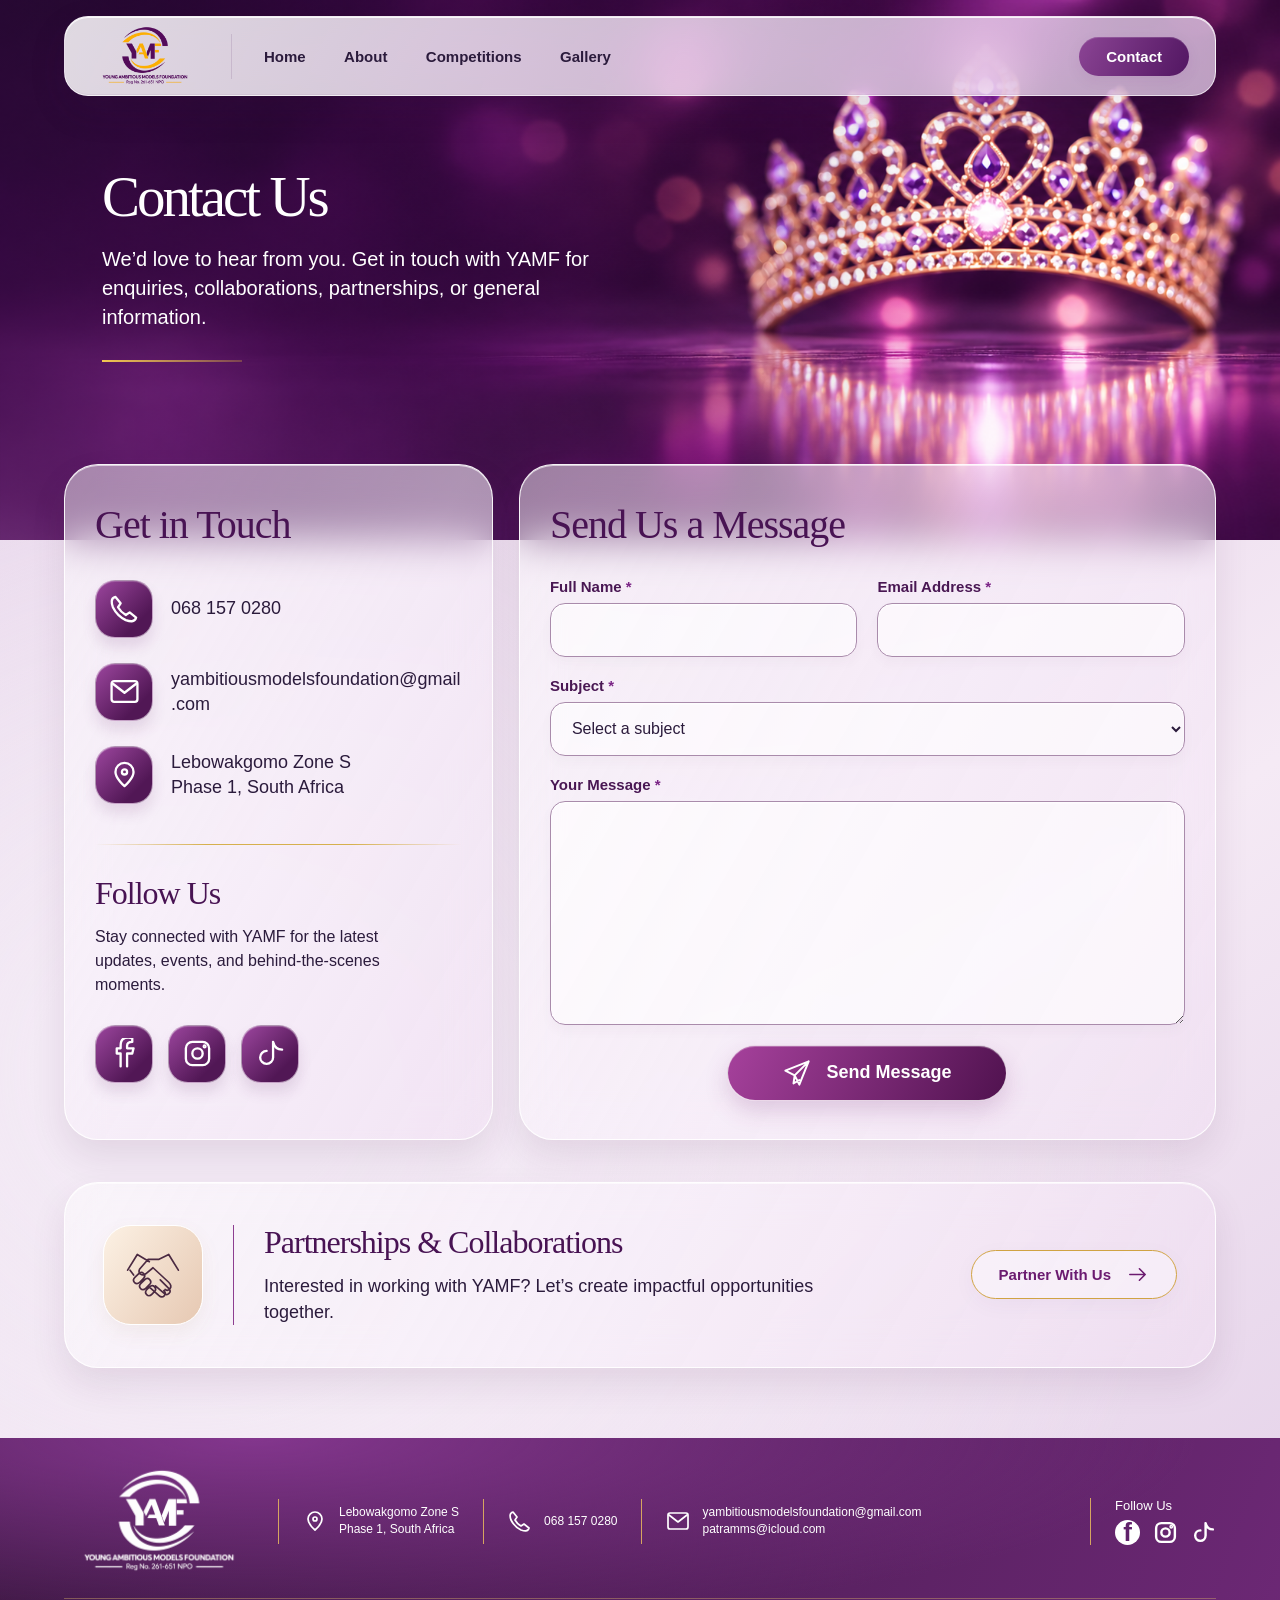
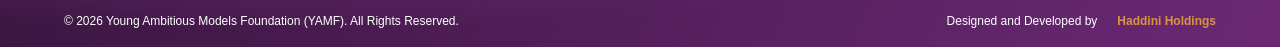
<file: pages/contact.html>
<!doctype html>
<html lang="en">
<head>
  <meta charset="utf-8">
  <meta name="viewport" content="width=device-width, initial-scale=1">
  <meta name="description" content="Get in touch with Young Ambitious Models Foundation for enquiries, collaborations and partnerships.">
  <meta name="theme-color" content="#572069">
  <link rel="icon" type="image/png" href="../assets/images/Favicon.png">
  <title>Contact Us | Young Ambitious Models Foundation</title>
  <link rel="stylesheet" href="../css/style.css">
  <link rel="stylesheet" href="../css/responsive.css">
  <link rel="stylesheet" href="../css/contact.css">
  <script src="../js/main.js" defer></script>
  <script src="../js/contact.js" defer></script>
</head>
<body class="contact-page">
  <a class="skip-link" href="#main">Skip to content</a>
  <svg class="icon-definitions" xmlns="http://www.w3.org/2000/svg" aria-hidden="true"><defs>
    <symbol id="crown" viewBox="0 0 48 48"><path d="m5 15 9 8 10-15 10 15 9-8-5 23H10L5 15Zm7 17h24M24 4v4"/><circle cx="5" cy="13" r="2"/><circle cx="43" cy="13" r="2"/><circle cx="24" cy="5" r="2"/></symbol>
    <symbol id="people" viewBox="0 0 48 48"><circle cx="24" cy="12" r="7"/><circle cx="8" cy="17" r="4"/><circle cx="40" cy="17" r="4"/><path d="M12 42v-6a12 12 0 0 1 24 0v6M2 40v-7a8 8 0 0 1 8-8m36 15v-7a8 8 0 0 0-8-8"/></symbol>
    <symbol id="education" viewBox="0 0 48 48"><path d="m3 17 21-10 21 10-21 10L3 17Zm9 5v12c7 6 17 6 24 0V22m7-4v17m0 0-2 6m2-6 2 6"/></symbol>
    <symbol id="heart" viewBox="0 0 48 48"><path d="M24 42 7 26C-6 12 13-1 24 12 35-1 54 12 41 26L24 42Z"/><path d="M10 18c-1-4 2-7 6-6"/></symbol>
    <symbol id="arrow" viewBox="0 0 24 24"><path d="M4 12h16m-6-6 6 6-6 6"/></symbol>
    <symbol id="heel" viewBox="0 0 48 48"><path d="m34 4 5 9-5 13-1 17h-4l-1-14c-7 7-15 11-23 11H2v-5l10-5 10-12 12-14Z"/><path d="m22 18 5 5 8-10M6 35l7 1"/></symbol>
    <symbol id="pin" viewBox="0 0 24 24"><path d="M19 10c0 5-7 11-7 11S5 15 5 10a7 7 0 1 1 14 0Z"/><circle cx="12" cy="10" r="2"/></symbol>
    <symbol id="phone" viewBox="0 0 24 24"><path d="m5 3 4 5-2 3a16 16 0 0 0 6 6l3-2 5 4c-1 4-5 3-8 2A22 22 0 0 1 3 11C2 8 1 4 5 3Z"/></symbol>
    <symbol id="mail" viewBox="0 0 24 24"><rect x="2" y="4" width="20" height="16" rx="2"/><path d="m3 6 9 7 9-7"/></symbol>
    <symbol id="instagram" viewBox="0 0 24 24"><rect x="3" y="3" width="18" height="18" rx="5"/><circle cx="12" cy="12" r="4"/><circle cx="17.5" cy="6.5" r=".7"/></symbol>
  </defs></svg>
  <svg class="icon-definitions" xmlns="http://www.w3.org/2000/svg" aria-hidden="true"><defs>
    <symbol id="send" viewBox="0 0 24 24"><path d="m22 2-8 20-4-8-8-4L22 2Zm0 0L10 14m0 0-1 7 5-3"/></symbol>
    <symbol id="handshake" viewBox="0 0 48 48"><path d="m3 20 8-13 10 6m24 7L37 7l-8 4H20l-7 8c-2 4 2 6 5 4l6-5 13 12c4 4 0 8-3 6m-4-8 7 7c3 3-1 7-4 4l-7-6m-5 1 8 7c3 3 7-1 4-4M8 24l-3-4m4 6 3-3c3-3 7 1 4 4l-3 3c-3 3-7-1-4-4Zm5 5 3-3c3-3 7 1 4 4l-3 3c-3 3-7-1-4-4Zm5 5 2-2c3-3 7 1 4 4l-2 2c-3 3-7-1-4-4Z"/></symbol>
    <symbol id="facebook" viewBox="0 0 24 24"><path d="M14 22V12h4l1-4h-5V6c0-2 1-3 4-3V0c-7-1-9 1-9 6v2H6v4h3v10"/></symbol>
    <symbol id="tiktok" viewBox="0 0 24 24"><path d="M14 3v12a5 5 0 1 1-5-5m5-7c1 4 3 6 7 6"/></symbol>
    <symbol id="youtube" viewBox="0 0 24 24"><rect x="2" y="5" width="20" height="14" rx="4"/><path d="m10 9 5 3-5 3V9Z"/></symbol>
  </defs></svg>
  <div class="contact-shell">
    <header class="site-header wrap">
      <a class="brand" href="../index.html" aria-label="YAMF home">
        <span class="brand-mark"><img src="../assets/images/YAMF%20Foundation%20Logo%20in%20Purple%20and%20Gold.png" alt="YAMF purple and gold logo" width="1536" height="1024"></span>
      </a>
      <button class="menu-toggle" type="button" aria-label="Open menu" aria-expanded="false" aria-controls="main-navigation"><span></span><span></span><span></span></button>
      <nav id="main-navigation" class="navigation" aria-label="Main navigation">
        <a href="../index.html">Home</a>
        <a href="about.html">About</a>
        <a href="competitions.html">Competitions</a>
        <a href="gallery.html">Gallery</a>
        <a href="contact.html" aria-current="page">Contact</a>
      </nav>
    </header>
    <main id="main">
      <section class="contact-hero" aria-labelledby="contact-title">
        <div class="contact-hero-copy wrap">
          <h1 id="contact-title">Contact Us</h1>
          <p>We’d love to hear from you. Get in touch with YAMF for enquiries, collaborations, partnerships, or general information.</p>
        </div>
      </section>
      <div class="contact-content wrap">
        <div class="contact-layout">
          <section class="contact-panel contact-details" aria-labelledby="details-title">
            <h2 id="details-title">Get in Touch</h2>
            <address class="contact-methods">
              <a href="tel:+27681570280"><span class="contact-icon-tile"><svg class="icon" aria-hidden="true"><use href="#phone"/></svg></span><span>068 157 0280</span></a>
              <a href="mailto:yambitiousmodelsfoundation@gmail.com"><span class="contact-icon-tile"><svg class="icon" aria-hidden="true"><use href="#mail"/></svg></span><span>yambitiousmodelsfoundation@gmail.com</span></a>
              <div><span class="contact-icon-tile"><svg class="icon" aria-hidden="true"><use href="#pin"/></svg></span><span>Lebowakgomo Zone S<br>Phase 1, South Africa</span></div>
            </address>
            <div class="contact-follow">
              <h3>Follow Us</h3>
              <p>Stay connected with YAMF for the latest updates, events, and behind-the-scenes moments.</p>
              <div class="contact-socials" aria-label="Our social platforms">
                <a class="contact-icon-tile" href="https://www.facebook.com/share/1br5FpD918/?mibextid=wwXIfr" target="_blank" rel="noopener noreferrer" aria-label="Visit YAMF on Facebook"><svg class="icon" aria-hidden="true"><use href="#facebook"/></svg></a>
                <a class="contact-icon-tile" href="https://www.instagram.com/youngambitiousmodels?rpxt=c3dsdTE2OXdlMWx1" target="_blank" rel="noopener noreferrer" aria-label="Visit YAMF on Instagram"><svg class="icon" aria-hidden="true"><use href="#instagram"/></svg></a>
                <a class="contact-icon-tile" href="https://www.tiktok.com/@youngambitiousmodelsfoun?_r=1&_t=ZS-9B3Muk7UqlW" target="_blank" rel="noopener noreferrer" aria-label="Visit YAMF on TikTok"><svg class="icon" aria-hidden="true"><use href="#tiktok"/></svg></a>
              </div>
            </div>
          </section>
          <section class="contact-panel contact-form-panel" aria-labelledby="message-title">
            <h2 id="message-title">Send Us a Message</h2>
            <form id="contact-form">
              <div class="contact-name-email">
                <div class="contact-field"><label for="full-name">Full Name <span aria-hidden="true">*</span></label><input id="full-name" name="name" type="text" autocomplete="name" maxlength="100" required></div>
                <div class="contact-field"><label for="email">Email Address <span aria-hidden="true">*</span></label><input id="email" name="email" type="email" autocomplete="email" maxlength="200" required></div>
              </div>
              <div class="contact-field"><label for="subject">Subject <span aria-hidden="true">*</span></label><select id="subject" name="subject" required><option value="" disabled selected>Select a subject</option><option>General Enquiry</option><option>Pageants &amp; Competitions</option><option>Programmes &amp; Mentorship</option><option>Partnerships &amp; Collaborations</option><option>Volunteering &amp; Support</option></select></div>
              <div class="contact-field"><label for="message">Your Message <span aria-hidden="true">*</span></label><textarea id="message" name="message" rows="8" maxlength="5000" required></textarea></div>
              <button class="button contact-submit" type="submit"><svg class="icon" aria-hidden="true"><use href="#send"/></svg>Send Message</button>
              <p id="form-status" class="contact-form-status" role="status" aria-live="polite"></p>
            </form>
          </section>
        </div>
        <section class="contact-panel partnership-panel" aria-labelledby="partnership-title">
          <span class="partnership-icon"><svg class="icon" aria-hidden="true"><use href="#handshake"/></svg></span>
          <div class="partnership-copy"><h2 id="partnership-title">Partnerships &amp; Collaborations</h2><p>Interested in working with YAMF? Let’s create impactful opportunities together.</p></div>
          <button class="button partnership-button" id="partnership-button" type="button">Partner With Us<svg class="icon" aria-hidden="true"><use href="#arrow"/></svg></button>
        </section>
      </div>
    </main>
    <footer class="site-footer">
      <div class="wrap">
        <div class="footer-main">
          <a class="footer-brand" href="../index.html" aria-label="YAMF home"><img src="../assets/images/YAMF%20Foundation%20Logo%20in%20Purple%20and%20Gold.png" alt="Young Ambitious Models Foundation logo" width="1536" height="1024" loading="lazy"></a>
          <address class="footer-contact footer-address"><svg class="icon" aria-hidden="true"><use href="#pin"/></svg><span>Lebowakgomo Zone S<br>Phase 1, South Africa</span></address>
          <a class="footer-contact" href="tel:+27681570280"><svg class="icon" aria-hidden="true"><use href="#phone"/></svg><span>068 157 0280</span></a>
          <div class="footer-contact footer-emails"><svg class="icon" aria-hidden="true"><use href="#mail"/></svg><div><a href="mailto:yambitiousmodelsfoundation@gmail.com">yambitiousmodelsfoundation@gmail.com</a><a href="mailto:patramms@icloud.com">patramms@icloud.com</a></div></div>
          <div class="footer-socials"><p>Follow Us</p><div class="social-icons" aria-label="Facebook, Instagram and TikTok"><a class="facebook-mark" href="https://www.facebook.com/share/1br5FpD918/?mibextid=wwXIfr" target="_blank" rel="noopener noreferrer" aria-label="Visit YAMF on Facebook">f</a><a class="icon" href="https://www.instagram.com/youngambitiousmodels?rpxt=c3dsdTE2OXdlMWx1" target="_blank" rel="noopener noreferrer" aria-label="Visit YAMF on Instagram"><svg class="icon" aria-hidden="true"><use href="#instagram"/></svg></a><a class="icon" href="https://www.tiktok.com/@youngambitiousmodelsfoun?_r=1&_t=ZS-9B3Muk7UqlW" target="_blank" rel="noopener noreferrer" aria-label="Visit YAMF on TikTok"><svg class="icon" viewBox="0 0 24 24" aria-hidden="true"><path d="M14 3v12a5 5 0 1 1-5-5m5-7c1 4 3 6 7 6"/></svg></a></div></div>
        </div>
        <div class="footer-bottom"><p>© 2026 Young Ambitious Models Foundation (YAMF). All Rights Reserved.</p><p class="footer-legal">Designed and Developed by <a href="https://hadiniholdings.co.za" target="_blank" rel="noopener noreferrer">Haddini Holdings</a></p></div>
      </div>
    </footer>
  </div>
</body>
</html>
</file>
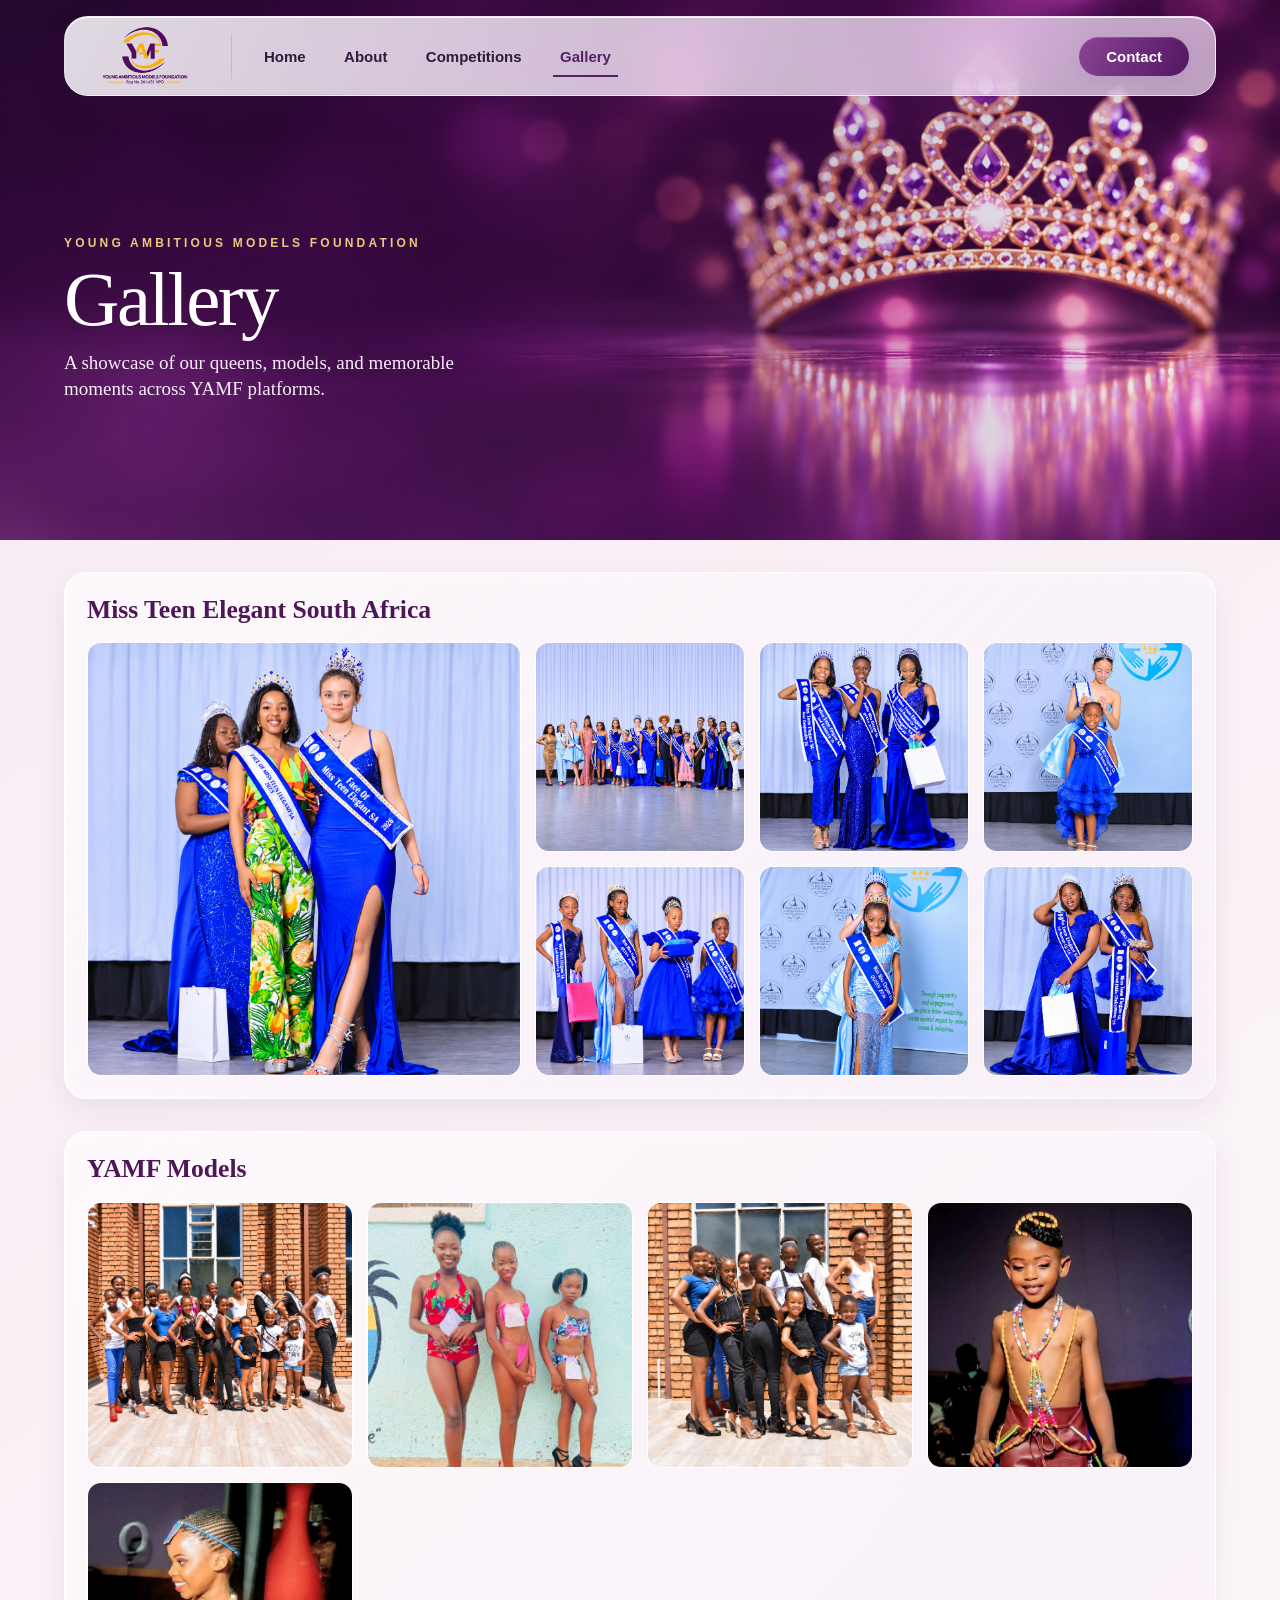
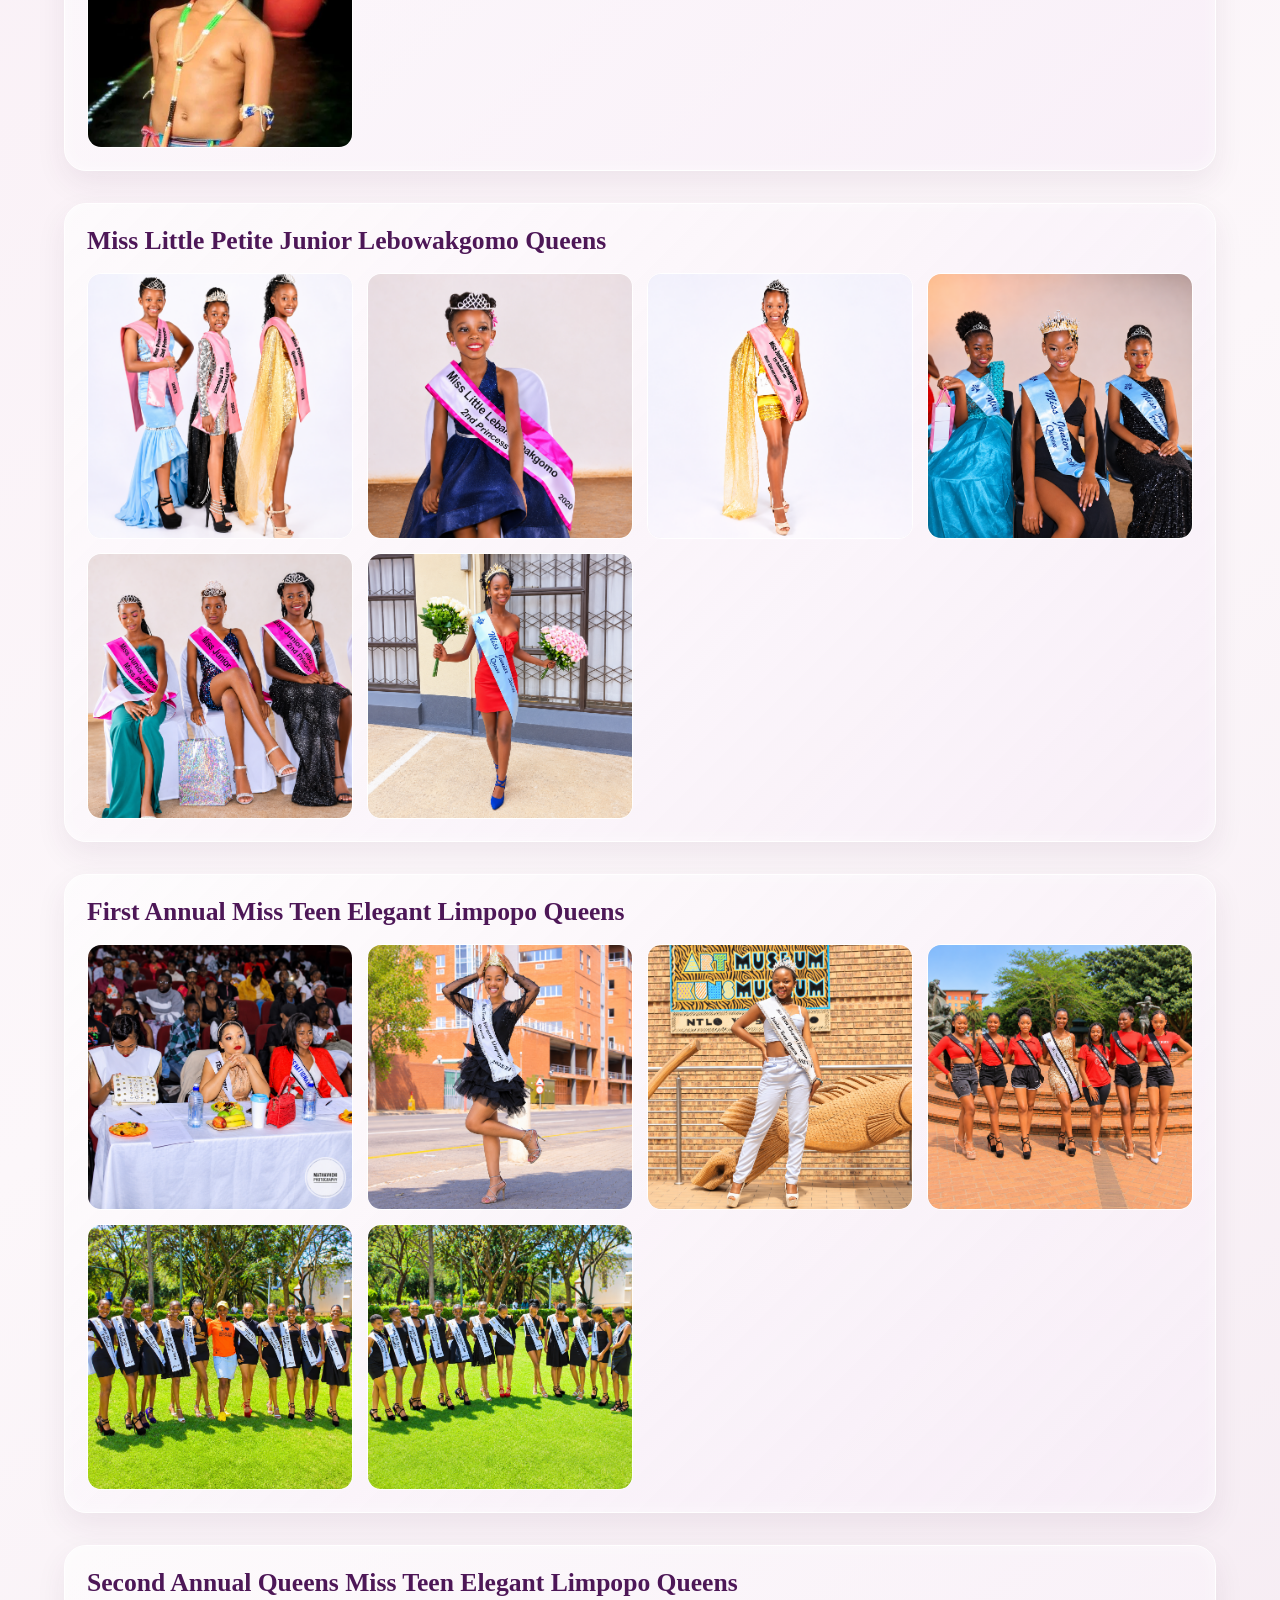
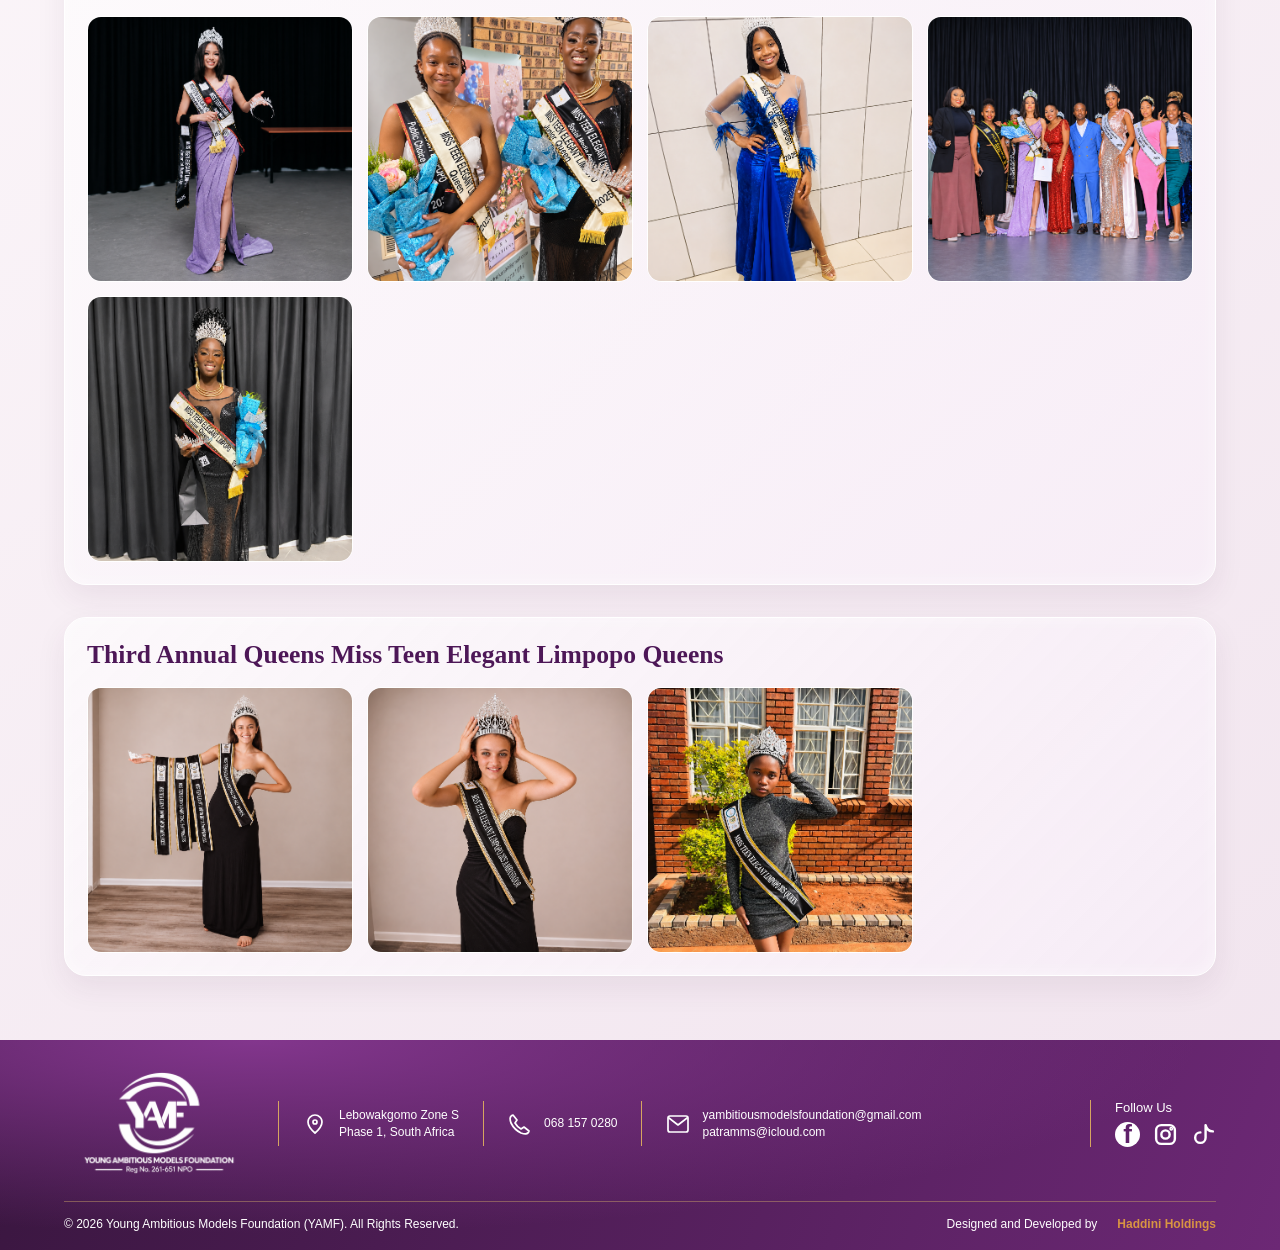
<file: pages/gallery.html>
<!doctype html>
<html lang="en">
<head>
  <meta charset="utf-8">
  <meta name="viewport" content="width=device-width, initial-scale=1">
  <meta name="description" content="Explore moments from YAMF's queens, models and pageant events.">
  <meta name="theme-color" content="#35103f">
  <link rel="icon" type="image/png" href="../assets/images/Favicon.png">
  <title>Gallery | Young Ambitious Models Foundation</title>
  <link rel="stylesheet" href="../css/style.css">
  <link rel="stylesheet" href="../css/responsive.css">
  <script src="../js/main.js" defer></script>
  <script src="../js/gallery.js" defer></script>
</head>
<body class="gallery-page">
  <a class="skip-link" href="#main">Skip to content</a>
  <svg class="icon-definitions" xmlns="http://www.w3.org/2000/svg" aria-hidden="true"><defs>
    <symbol id="pin" viewBox="0 0 24 24"><path d="M19 10c0 5-7 11-7 11S5 15 5 10a7 7 0 1 1 14 0Z"/><circle cx="12" cy="10" r="2"/></symbol>
    <symbol id="phone" viewBox="0 0 24 24"><path d="m5 3 4 5-2 3a16 16 0 0 0 6 6l3-2 5 4c-1 4-5 3-8 2A22 22 0 0 1 3 11C2 8 1 4 5 3Z"/></symbol>
    <symbol id="mail" viewBox="0 0 24 24"><rect x="2" y="4" width="20" height="16" rx="2"/><path d="m3 6 9 7 9-7"/></symbol>
    <symbol id="instagram" viewBox="0 0 24 24"><rect x="3" y="3" width="18" height="18" rx="5"/><circle cx="12" cy="12" r="4"/><circle cx="17.5" cy="6.5" r=".7"/></symbol>
  </defs></svg>
  <div class="gallery-masthead">
    <header class="site-header wrap">
      <a class="brand" href="../index.html" aria-label="YAMF home">
        <span class="brand-mark"><img src="../assets/images/YAMF%20Foundation%20Logo%20in%20Purple%20and%20Gold.png" alt="YAMF purple and gold logo" width="1536" height="1024"></span>
      </a>
      <button class="menu-toggle" type="button" aria-label="Open menu" aria-expanded="false" aria-controls="main-navigation"><span></span><span></span><span></span></button>
      <nav id="main-navigation" class="navigation" aria-label="Main navigation">
        <a href="../index.html">Home</a>
        <a href="about.html">About</a>
        <a href="competitions.html">Competitions</a>
        <a href="gallery.html" aria-current="page">Gallery</a>
        <a href="contact.html">Contact</a>
      </nav>
    </header>
    <section class="gallery-hero wrap" aria-labelledby="gallery-title">
      <div class="gallery-hero-copy">
        <p class="gallery-eyebrow">Young Ambitious Models Foundation</p>
        <h1 id="gallery-title">Gallery</h1>
        <p>A showcase of our queens, models, and memorable moments across YAMF platforms.</p>
      </div>
    </section>
  </div>
  <main id="main" class="gallery-content wrap">
    <section class="gallery-group gallery-group-featured" aria-labelledby="gallery-elegant-title">
      <h2 id="gallery-elegant-title">Miss Teen Elegant South Africa</h2>
      <div class="gallery-grid">
        <img class="gallery-placeholder" src="../assets/images/Miss Teen Elegant South Africa/Elegant Pageant Coronation Portrait.png" alt="Miss Teen Elegant South Africa coronation portrait" loading="lazy" width="1254" height="1254">
        <img class="gallery-placeholder" src="../assets/images/Miss Teen Elegant South Africa/Crowned Pageant Queens in Blue.png" alt="Crowned pageant queens in blue gowns" loading="lazy" width="1254" height="1254">
        <img class="gallery-placeholder" src="../assets/images/Miss Teen Elegant South Africa/Royal Blue Pageant Queens.png" alt="Royal blue pageant queens" loading="lazy" width="1254" height="1254">
        <img class="gallery-placeholder" src="../assets/images/Miss Teen Elegant South Africa/Pageant Crowning in Royal Blue.png" alt="A queen being crowned in a royal blue gown" loading="lazy" width="1254" height="1254">
        <img class="gallery-placeholder" src="../assets/images/Miss Teen Elegant South Africa/Mini Miss Elegant SA Pageant Winners.png" alt="Mini Miss Elegant South Africa pageant winners" loading="lazy" width="1254" height="1254">
        <img class="gallery-placeholder" src="../assets/images/Miss Teen Elegant South Africa/Mini Miss Elegant SA Crowned.png" alt="Crowned Mini Miss Elegant South Africa winners" loading="lazy" width="1254" height="1254">
        <img class="gallery-placeholder" src="../assets/images/Miss Teen Elegant South Africa/Royal Blue Pageant Winners.png" alt="Royal blue pageant winners" loading="lazy" width="1254" height="1254">
      </div>
    </section>
    <section class="gallery-group" aria-labelledby="gallery-models-title">
      <h2 id="gallery-models-title">YAMF Models</h2>
      <div class="gallery-grid">
        <img class="gallery-placeholder" src="../assets/images/YAMF Models/Confident Pageant Stars by the Brick Wall.png" alt="YAMF pageant models posing together by a brick wall" loading="lazy" width="1254" height="1254">
        <img class="gallery-placeholder" src="../assets/images/YAMF Models/WhatsApp Image 2026-10-31 at 2.08.45 PM (2).jpeg" alt="YAMF models posing together outdoors" loading="lazy" width="1254" height="1254">
        <img class="gallery-placeholder" src="../assets/images/YAMF Models/Confident Girls in Sunlit Fashion Pose.png" alt="YAMF models posing together in sunlight" loading="lazy" width="1254" height="1254">
        <img class="gallery-placeholder" src="../assets/images/YAMF Models/WhatsApp Image 2026-10-31 at 2.08.46 PM.jpeg" alt="YAMF model in traditional-inspired pageant attire" loading="lazy" width="1254" height="1254">
        <img class="gallery-placeholder" src="../assets/images/YAMF Models/WhatsApp Image 2026-10-31 at 2.08.46 PM (1).jpeg" alt="YAMF model wearing beaded pageant accessories" loading="lazy" width="1254" height="1254">
      </div>
    </section>
    <section class="gallery-group" aria-labelledby="gallery-petite-title">
      <h2 id="gallery-petite-title">Miss Little Petite Junior Lebowakgomo Queens</h2>
      <div class="gallery-grid">
        <img class="gallery-placeholder" src="../assets/images/Miss Little Petite Junior Lebowakgomo Queens/Young Princess Pageant Trio.png" alt="Miss Little Petite Junior Lebowakgomo pageant princess trio" loading="lazy" width="1254" height="1254">
        <img class="gallery-placeholder" src="../assets/images/Miss Little Petite Junior Lebowakgomo Queens/Young Pageant Princess in Sparkling Tiara.png" alt="Young pageant princess wearing a sparkling tiara" loading="lazy" width="1254" height="1254">
        <img class="gallery-placeholder" src="../assets/images/Miss Little Petite Junior Lebowakgomo Queens/Young Miss Entrepreneurship Portrait.png" alt="Young Miss Entrepreneurship portrait" loading="lazy" width="1254" height="1254">
        <img class="gallery-placeholder" src="../assets/images/Miss Little Petite Junior Lebowakgomo Queens/Teen Pageant Queens in Glittering Gowns.png" alt="Teen pageant queens in glittering gowns" loading="lazy" width="1254" height="1254">
        <img class="gallery-placeholder" src="../assets/images/Miss Little Petite Junior Lebowakgomo Queens/Junior Beauty Queens in Sparkling Pageant Attire.png" alt="Junior beauty queens in sparkling pageant attire" loading="lazy" width="1254" height="1254">
        <img class="gallery-placeholder" src="../assets/images/Miss Little Petite Junior Lebowakgomo Queens/Crowned Miss Junior Service Portrait.png" alt="Crowned Miss Junior Service portrait" loading="lazy" width="1254" height="1254">
      </div>
    </section>
    <section class="gallery-group" aria-labelledby="gallery-first-title">
      <h2 id="gallery-first-title">First Annual Miss Teen Elegant Limpopo Queens</h2>
      <div class="gallery-grid">
        <img class="gallery-placeholder" src="../assets/images/First Annual/Young Judges at the Pageant Table.png" alt="Young judges at the First Annual pageant table" loading="lazy" width="1254" height="1254">
        <img class="gallery-placeholder" src="../assets/images/First Annual/Teen Queen in Elegant Gold Tiara (1).png" alt="First Annual teen queen wearing an elegant gold tiara" loading="lazy" width="1254" height="1254">
        <img class="gallery-placeholder" src="../assets/images/First Annual/Teen Queen at the Art Museum.png" alt="First Annual teen queen at the art museum" loading="lazy" width="1254" height="1254">
        <img class="gallery-placeholder" src="../assets/images/First Annual/Pageant Group Portrait on Brick Steps.png" alt="First Annual pageant group portrait on brick steps" loading="lazy" width="1254" height="1254">
        <img class="gallery-placeholder" src="../assets/images/First Annual/Miss TEL Junior Teen Finalists Group Photo.png" alt="Miss TEL junior teen finalists group photo" loading="lazy" width="1254" height="1254">
        <img class="gallery-placeholder" src="../assets/images/First Annual/Junior Pageant Finalists in the Garden.png" alt="First Annual junior pageant finalists in the garden" loading="lazy" width="1254" height="1254">
      </div>
    </section>
    <section class="gallery-group" aria-labelledby="gallery-second-title">
      <h2 id="gallery-second-title">Second Annual Queens Miss Teen Elegant Limpopo Queens
      </h2>
      <div class="gallery-grid">
        <img class="gallery-placeholder" src="../assets/images/Second Annual Queens/Teen Pageant Ambassador in Lavender Gown.png" alt="Second Annual Queens teen pageant ambassador in a lavender gown" loading="lazy" width="1254" height="1254">
        <img class="gallery-placeholder" src="../assets/images/Second Annual Queens/Teen Pageant Queens with Crowns and Bouquets.png" alt="Second Annual Queens pageant winners with crowns and bouquets" loading="lazy" width="1254" height="1254">
        <img class="gallery-placeholder" src="../assets/images/Second Annual Queens/Teen Pageant Queen in Blue Gown.png" alt="Second Annual Queens teen pageant queen in a blue gown" loading="lazy" width="1254" height="1254">
        <img class="gallery-placeholder" src="../assets/images/Second Annual Queens/Elegant Pageant Crowns and Sashes.png" alt="Elegant pageant crowns and sashes from the Second Annual Queens" loading="lazy" width="1254" height="1254">
        <img class="gallery-placeholder" src="../assets/images/Second Annual Queens/Miss Teen Elegant Limpopo Queen.png" alt="Miss Teen Elegant Limpopo Queen from the Second Annual Queens" loading="lazy" width="1254" height="1254">
      </div>
    </section>
    <section class="gallery-group" aria-labelledby="gallery-third-title">
      <h2 id="gallery-third-title">Third Annual Queens Miss Teen Elegant Limpopo Queens</h2>
      <div class="gallery-grid">
        <img class="gallery-placeholder" src="../assets/images/3rd Annual Queens/Teen Pageant Winner in Tiara and Sashes.png" alt="Third Annual Queens teen pageant winner wearing a tiara and sash" loading="lazy" width="1254" height="1254">
        <img class="gallery-placeholder" src="../assets/images/3rd Annual Queens/Teen Pageant Ambassador with Jeweled Tiara.png" alt="Third Annual Queens pageant ambassador wearing a jeweled tiara" loading="lazy" width="1254" height="1254">
        <img class="gallery-placeholder" src="../assets/images/3rd Annual Queens/Crowned Teen Queen by Brick Garden.png" alt="Crowned Third Annual Queens teen queen by a garden wall" loading="lazy" width="1254" height="1254">
      </div>
    </section>
  </main>
  <footer class="site-footer">
    <div class="wrap">
      <div class="footer-main">
        <a class="footer-brand" href="../index.html" aria-label="YAMF home"><img src="../assets/images/YAMF%20Foundation%20Logo%20in%20Purple%20and%20Gold.png" alt="Young Ambitious Models Foundation logo" width="1536" height="1024" loading="lazy"></a>
        <address class="footer-contact footer-address"><svg class="icon" aria-hidden="true"><use href="#pin"/></svg><span>Lebowakgomo Zone S<br>Phase 1, South Africa</span></address>
        <a class="footer-contact" href="tel:+27681570280"><svg class="icon" aria-hidden="true"><use href="#phone"/></svg><span>068 157 0280</span></a>
        <div class="footer-contact footer-emails"><svg class="icon" aria-hidden="true"><use href="#mail"/></svg><div><a href="mailto:yambitiousmodelsfoundation@gmail.com">yambitiousmodelsfoundation@gmail.com</a><a href="mailto:patramms@icloud.com">patramms@icloud.com</a></div></div>
        <div class="footer-socials"><p>Follow Us</p><div class="social-icons" aria-label="Facebook, Instagram and TikTok"><a class="facebook-mark" href="https://www.facebook.com/share/1br5FpD918/?mibextid=wwXIfr" target="_blank" rel="noopener noreferrer" aria-label="Visit YAMF on Facebook">f</a><a class="icon" href="https://www.instagram.com/youngambitiousmodels?rpxt=c3dsdTE2OXdlMWx1" target="_blank" rel="noopener noreferrer" aria-label="Visit YAMF on Instagram"><svg class="icon" aria-hidden="true"><use href="#instagram"/></svg></a><a class="icon" href="https://www.tiktok.com/@youngambitiousmodelsfoun?_r=1&_t=ZS-9B3Muk7UqlW" target="_blank" rel="noopener noreferrer" aria-label="Visit YAMF on TikTok"><svg class="icon" viewBox="0 0 24 24" aria-hidden="true"><path d="M14 3v12a5 5 0 1 1-5-5m5-7c1 4 3 6 7 6"/></svg></a></div></div>
      </div>
      <div class="footer-bottom"><p>© 2026 Young Ambitious Models Foundation (YAMF). All Rights Reserved.</p><p class="footer-legal">Designed and Developed by <a href="https://hadiniholdings.co.za" target="_blank" rel="noopener noreferrer">Haddini Holdings</a></p></div>
    </div>
  </footer>
  <dialog class="gallery-viewer" aria-label="Gallery image viewer">
    <button class="gallery-viewer-nav gallery-viewer-previous" type="button" aria-label="Previous image">&#8249;</button>
    <figure class="gallery-viewer-figure">
      <img class="gallery-viewer-image" alt="">
    </figure>
    <button class="gallery-viewer-nav gallery-viewer-next" type="button" aria-label="Next image">&#8250;</button>
  </dialog>
</body>
</html>
</file>
<file: css/style.css>
:root{--purple:#542067;--ink:#2b1b3c;--gold:#d89442;--paper:#fbf6f7;--page-width:1400px;--header-height:80px;--header-top:16px;--hero-clearance:calc(var(--header-top) + var(--header-height) + 40px)}
*{box-sizing:border-box}
html{scroll-padding-top:calc(var(--header-height) + var(--header-top) + 20px)}
body{margin:0;background:var(--paper);color:var(--ink);font-family:"Avenir Next",Avenir,"Segoe UI",sans-serif;-webkit-font-smoothing:antialiased}
a{color:inherit;text-decoration:none}
button{font:inherit}
.wrap{width:calc(100% - 128px);max-width:var(--page-width);margin-inline:auto}
.icon-definitions{position:absolute;width:0;height:0;overflow:hidden}
.skip-link{position:fixed;left:16px;top:-100px;z-index:100;background:white;padding:12px 20px;border-radius:6px}
.skip-link:focus{top:12px}
a:focus-visible,button:focus-visible{outline:3px solid var(--gold);outline-offset:5px}
.landing{position:relative;overflow:hidden;background:radial-gradient(ellipse at 19% 36%,#fff 0,transparent 50%),linear-gradient(115deg,#f1e7ef,#fcf5f0 70%,#f4e5de)}
.landing:before{content:"";position:absolute;inset:120px 0 0;pointer-events:none;background:linear-gradient(42deg,transparent 9%,#e9dbe35c 9%,#e9dbe35c 19%,transparent 19%)}
.site-header{color:var(--ink);height:var(--header-height);min-height:0;display:flex;align-items:center;gap:32px;position:fixed;top:var(--header-top);left:0;right:0;z-index:50;margin-block:0;padding:0 26px;border:1px solid #ffffffa6;border-radius:24px;background:linear-gradient(115deg,#ffffffd9,#eddbf2b8);box-shadow:0 14px 38px #3d17461a,inset 0 1px 0 #ffffffd9,inset 0 -1px 0 #8e60901a;-webkit-backdrop-filter:blur(24px) saturate(150%);backdrop-filter:blur(24px) saturate(150%)}
.brand{display:flex;align-items:center;gap:12px;flex-shrink:0}
.brand-mark{display:block;width:108px}
.brand-mark img{display:block;width:100%;height:auto;object-fit:contain}
.navigation{display:flex;align-items:center;justify-content:flex-start;flex:1;gap:clamp(22px,3vw,48px);padding-left:32px;border-left:1px solid #906c963d;white-space:nowrap}
.navigation a{position:relative;font-size:15px;font-weight:550;padding-block:14px;transition:color .18s,background .18s}
.navigation a[aria-current]{color:var(--purple);font-weight:700}
.navigation a[aria-current]:after{content:"";height:2px;background:var(--purple);position:absolute;bottom:2px;left:-7px;right:-7px}
.navigation a:hover{color:#8b3990}
.navigation a[href$="contact.html"]{margin-left:auto;padding:11px 27px;border-radius:28px;background:linear-gradient(115deg,#81338bd9,#521662);color:#fff;box-shadow:inset 0 1px 0 #ffffff26,0 5px 16px #54206712}
.navigation a[href$="contact.html"]:hover{background:linear-gradient(115deg,#93419c,#632174)}
.navigation a[href$="contact.html"][aria-current]:after{display:none}
.button{display:inline-flex;align-items:center;justify-content:center;gap:12px;min-height:48px;padding:12px 27px;border:1px solid transparent;border-radius:13px;background:linear-gradient(110deg,#81338b,#40164f);color:white;font-size:15px;font-weight:650;white-space:nowrap;box-shadow:0 6px 22px #5720690a;transition:transform .18s,box-shadow .18s}
.button:hover{transform:translateY(-2px);box-shadow:0 7px 22px #57206924}
.icon{width:23px;height:23px;fill:none;stroke:currentColor;stroke-width:1.7;stroke-linecap:round;stroke-linejoin:round;flex-shrink:0}
.header-cta{border-radius:30px;font-size:14px;padding:10px 22px;min-height:44px}
.header-cta .icon{color:#e4b252;width:22px}
.menu-toggle{display:none}
.hero{position:relative;min-height:600px;padding-top:var(--hero-clearance);padding-bottom:114px}
.hero-art{position:absolute;z-index:0;top:0;left:0;right:0;bottom:0;background-image:url('../assets/images/hero-models-clean.png');background-repeat:no-repeat;background-size:cover;background-position:right top;mask-image:linear-gradient(to right,transparent,#000 24%);pointer-events:none}
.hero-content{position:relative;z-index:1;pointer-events:none}
.eyebrow{margin:0 0 14px;text-transform:uppercase;font-size:15px;letter-spacing:4px;font-weight:650;color:var(--purple)}
h1{font-family:Georgia,"Times New Roman",serif;font-size:clamp(48px,4.45vw,76px);font-weight:400;line-height:.99;letter-spacing:-3px;margin:0 0 22px;max-width:680px}
.hero-description{max-width:500px;font-size:18px;line-height:1.3;margin:0 0 24px;letter-spacing:.05px}
.hero-actions{display:flex;gap:26px;pointer-events:auto;width:fit-content}
.hero-actions .button:first-child{min-width:228px}
.button-outline{color:var(--purple);background:#fff6;border-color:var(--purple);box-shadow:none}
.feature-strip{position:relative;z-index:2;margin-top:39px;display:grid;grid-template-columns:repeat(5,minmax(0,1fr));padding:18px 26px;border:1px solid #fff;border-radius:20px;background:#fff7;box-shadow:0 8px 40px #6c3d6010;backdrop-filter:blur(16px);margin-bottom:-104px}
.feature-item{display:flex;align-items:center;justify-content:center;gap:clamp(8px,1vw,18px);min-width:0;min-height:46px;font-size:clamp(12px,1.1vw,16px);font-weight:600}
.feature-item+.feature-item{border-left:1px solid #dfb58e}
.feature-icon{width:47px;height:47px;fill:none;stroke:var(--gold);stroke-width:2;stroke-linecap:round;stroke-linejoin:round;flex-shrink:0}
.brands-section{position:relative;isolation:isolate;overflow:hidden;padding:92px 0 51px;background:radial-gradient(ellipse at 72% 100%,#f0dcd47a,transparent 65%),linear-gradient(115deg,#f5ecee80,#fbf7fa80);}
.brands-section::before,.brands-section::after{content:"";position:absolute;z-index:-1;pointer-events:none;border-radius:50%;}
.brands-section::before{width:520px;height:690px;left:-415px;top:-75px;border-right:13px solid #e1ad63;transform:rotate(-31deg);background:linear-gradient(120deg,transparent,#fff7);}
.brands-section::after{width:580px;height:790px;right:-490px;top:20px;border-left:4px solid #e4b56f;transform:rotate(33deg);background:#f0e2e54d;}
.brands-layout{display:grid;grid-template-columns:330px minmax(0,1fr);align-items:center;gap:40px;}
.brands-intro h2{position:relative;font-family:Georgia,"Times New Roman",serif;font-size:43px;font-weight:400;letter-spacing:-1.4px;line-height:1.1;margin:0 0 35px;}
.brands-intro h2::after{content:"";position:absolute;width:97px;height:4px;border-radius:4px;background:var(--gold);bottom:-18px;left:2px;}
.brands-intro p{max-width:290px;font-size:17px;line-height:1.4;margin:0;}
.brand-cards{display:grid;grid-template-columns:repeat(4,minmax(0,1fr));gap:14px;}
.brand-card{display:flex;flex-direction:column;align-items:center;min-width:0;padding:0 26px 21px;border:1px solid #fff;border-radius:21px;background:linear-gradient(145deg,#fff9,#fcf7fc80 55%,#f4e8e36b);box-shadow:0 16px 30px #51314610;transition:transform .18s,box-shadow .18s;}
.brand-card:hover{transform:translateY(-4px);box-shadow:0 18px 34px #51314620;}
.brand-card-logo{display:block;flex-shrink:0;width:min(100%,180px);height:170px;object-fit:contain;}
.brand-card-caption{display:flex;width:100%;align-items:center;justify-content:space-between;gap:12px;flex:1;}
.brand-card h3{font-family:Georgia,"Times New Roman",serif;font-size:18px;font-weight:600;line-height:1.12;letter-spacing:-.35px;margin:0;}
@media(prefers-reduced-motion:reduce){*,*::before,*::after{transition:none!important}}
.gallery-page{min-height:100vh;background:linear-gradient(145deg,#f7eaf3,#fcf7fa 52%,#f1e4ee);}
.gallery-masthead{position:relative;background-image:linear-gradient(90deg,#270d3180 0%,#35103f52 46%,#35103f0a 100%),url('../assets/images/Regal Purple Crown on Reflective Bokeh.png');background-position:center,68% top;background-size:cover;background-repeat:no-repeat;color:#fff;}
.gallery-hero{position:relative;display:flex;align-items:center;min-height:60vh;min-height:60svh;padding-top:var(--hero-clearance);padding-bottom:38px;}
.gallery-hero-copy{max-width:570px;}
.gallery-eyebrow{margin:0 0 12px;color:#edc77f;font-size:12px;font-weight:700;letter-spacing:3.2px;text-transform:uppercase;}
.gallery-hero h1{margin:0 0 12px;font-size:clamp(54px,6vw,78px);letter-spacing:-2.5px;}
.gallery-hero-copy>p:last-child{max-width:460px;margin:0;color:#f7eefa;font-family:Georgia,"Times New Roman",serif;font-size:19px;line-height:1.35;}
.gallery-content{display:grid;gap:32px;padding-top:32px;padding-bottom:64px;}
.gallery-group{padding:22px;border:1px solid #fff;border-radius:22px;background:linear-gradient(135deg,#fff9,#f8eef8cc);box-shadow:0 12px 30px #4e275014,inset 0 0 18px #fff8;}
.gallery-group h2{margin:0 0 18px;color:#4d1757;font-family:Georgia,"Times New Roman",serif;font-size:clamp(21px,2vw,27px);line-height:1.15;}
.gallery-grid{display:grid;grid-template-columns:repeat(4,minmax(0,1fr));gap:14px;}
.gallery-image-button{display:block;width:100%;height:auto;min-width:0;min-height:0;padding:0;border:0;border-radius:14px;background:transparent;line-height:0;cursor:zoom-in}
.gallery-image-button:focus-visible{outline:3px solid var(--purple);outline-offset:3px}
.gallery-placeholder{display:block;width:100%;height:auto;aspect-ratio:1;min-width:0;border:1px solid #fff;border-radius:14px;object-fit:cover;background:linear-gradient(145deg,#f4eaf3,#e7d9eb 52%,#f7eef5);box-shadow:inset 0 0 0 1px #754b7410;}
.gallery-group-featured .gallery-grid{grid-template-columns:repeat(5,minmax(0,1fr));grid-template-rows:repeat(2,minmax(0,1fr));aspect-ratio:2.55/1;min-width:0;}
.gallery-group-featured .gallery-image-button{height:100%;}
.gallery-group-featured .gallery-placeholder{height:100%;aspect-ratio:auto;min-width:0;min-height:0;}
.gallery-group-featured .gallery-image-button:first-child{grid-column:span 2;grid-row:span 2;}
.gallery-viewer{position:fixed;inset:0;width:100vw;height:100vh;max-width:none;max-height:none;margin:0;padding:0;overflow:hidden;border:0;border-radius:0;background:transparent;color:#fff;box-shadow:none}
.gallery-viewer[open]{display:grid;place-items:center}
.gallery-viewer::backdrop{background:#120a1866;-webkit-backdrop-filter:blur(14px);backdrop-filter:blur(14px)}
.gallery-viewer-figure{display:grid;place-items:center;width:100%;height:100%;margin:0;pointer-events:none}
.gallery-viewer-image{display:block;max-width:calc(100vw - 112px);max-height:90vh;width:auto;height:auto;object-fit:contain}
.gallery-viewer-nav{position:absolute;z-index:1;top:50%;display:grid;place-items:center;width:48px;height:64px;transform:translateY(-50%);border:0;border-radius:12px;background:#1a102a4d;color:white;font-size:48px;line-height:1;cursor:pointer}
.gallery-viewer-previous{left:12px}
.gallery-viewer-next{right:12px}
.foundation-sections{position:relative;isolation:isolate;padding:18px 0 30px;background:radial-gradient(ellipse at 84% 15%,#d7c0d47a,transparent 46%),linear-gradient(145deg,#fbf0ed,#f1e5ef 55%,#f9eeeb);}
.foundation-sections::before,.foundation-sections::after{content:"";position:absolute;z-index:-1;pointer-events:none;}
.foundation-sections::before{inset:0;background:linear-gradient(150deg,transparent 57%,#fff4 57%,#fff4 68%,transparent 68%),linear-gradient(40deg,transparent 25%,#eadce652 25%,#eadce652 32%,transparent 32%);}
.glass-panel{border:2px solid #fffc;border-radius:30px;background:linear-gradient(125deg,#fff8,#f7eff67a 55%,#fff6);box-shadow:0 16px 34px #59345218,inset 0 0 18px #fff5;}
.section-label{display:block;color:#571569;font-size:18px;font-weight:750;letter-spacing:6px;line-height:1.4;text-transform:uppercase;margin:0 0 18px;}
.about-panel{display:grid;grid-template-columns:minmax(0,1.08fr) minmax(0,1fr);align-items:center;min-height:clamp(500px,84svh,560px);position:relative;overflow:hidden;}
.about-copy{position:relative;z-index:1;padding:34px 20px 30px 58px;}
.about-copy .section-label{font-size:16px;letter-spacing:5px;margin-bottom:14px;}
.about-copy h2{position:relative;font-family:Georgia,"Times New Roman",serif;font-size:clamp(32px,3.05vw,47px);font-weight:600;line-height:1.02;letter-spacing:-.8px;color:#4b135d;margin:0 0 33px;}
.about-copy h2::after{content:"";position:absolute;bottom:-19px;left:2px;height:4px;width:100px;border-radius:4px;background:var(--gold);}
.about-description{max-width:540px;font-size:16px;line-height:1.28;}
.about-description p{margin:0 0 13px;}
.purpose-pill{display:flex;align-items:center;gap:15px;max-width:fit-content;padding:9px 18px;margin:17px 0 0 -16px;border:2px solid #fff9;border-radius:30px;box-shadow:0 7px 15px #78586b10;background:#fff4;color:#531364;font-size:14px;font-weight:650;}
.purpose-pill .icon{color:#cf8c31;width:29px;height:29px;}
.about-art{position:relative;align-self:stretch;overflow:hidden;border-left:5px solid #edc58c;border-top-left-radius:95% 100%;margin-left:0;}
.about-art img{display:block;width:100%;height:100%;position:absolute;inset:0;object-fit:cover;object-position:center;}
.programmes-section{min-height:100vh;min-height:100svh;display:flex;flex-direction:column;justify-content:center;padding-block:72px;}
.centered-label{text-align:center;}
.programmes-intro{max-width:1000px;margin:0 auto 19px;text-align:center;font-size:16px;line-height:1.35;}
.programme-grid{display:grid;grid-template-columns:repeat(5,minmax(0,1fr));gap:20px;margin-top:22px;}
.programme-card{padding:20px 22px 24px;display:flex;flex-direction:column;align-items:center;text-align:center;transition:transform .2s,box-shadow .2s;}
.programme-card:hover{transform:translateY(-5px);box-shadow:0 20px 35px #59345226;}
.programme-card .feature-icon{width:61px;height:54px;margin-bottom:12px;}
.programme-card h3{font-family:Georgia,"Times New Roman",serif;font-size:25px;line-height:1.02;font-weight:600;letter-spacing:-.65px;color:#4b135d;margin:0 0 17px;}
.programme-card p{font-size:15px;line-height:1.3;max-width:240px;margin:auto 0 0;}
.founder-panel{display:grid;grid-template-columns:minmax(0,.85fr) minmax(0,1.15fr);align-items:center;gap:clamp(32px,5vw,80px);min-height:100vh;min-height:100svh;margin-top:0;padding:clamp(28px,4vw,64px);position:relative;}
.founder-portrait{min-width:0;display:flex;align-items:center;justify-content:center;}
.founder-portrait img{display:block;position:static;width:auto;max-width:100%;height:auto;max-height:74vh;max-height:74svh;object-fit:contain;border-radius:32px;box-shadow:0 20px 45px #45214c26;}
.founder-copy{min-width:0;padding:0;}
.founder-copy .section-label{font-size:16px;letter-spacing:4px;margin-bottom:34px;text-align:left;white-space:normal;}
.founder-copy blockquote{font-family:Georgia,"Times New Roman",serif;font-size:clamp(25px,2.35vw,36px);line-height:1.35;letter-spacing:-.5px;margin:0 0 34px;overflow-wrap:break-word;}
.founder-copy blockquote::before{content:"\201C";display:block;color:#cd913c;font-size:80px;font-family:Georgia,serif;line-height:.7;margin-bottom:16px;}
.founder-signature{border-left:3px solid #d79a46;padding:4px 0 4px 20px;}
.founder-signature h3{font-family:Georgia,"Times New Roman",serif;font-size:clamp(21px,1.7vw,26px);color:#4b135d;margin:0 0 8px;line-height:1.2;}
.founder-signature p{font-size:15px;margin:0;line-height:1.5;}
.site-footer{position:relative;background:radial-gradient(ellipse at 20% 0,#83368d,transparent 65%),linear-gradient(110deg,#39163f,#6c2875);color:#fff;padding:20px 0 17px;}
.footer-main{display:flex;align-items:center;gap:24px;padding-bottom:14px;}
.footer-brand{display:block;flex-shrink:0;width:190px;}
.footer-brand img{display:block;width:100%;height:auto;filter:brightness(0) invert(1);}
.footer-contact{font-size:12px;font-style:normal;display:flex;gap:12px;align-items:center;line-height:1.4;min-height:45px;padding-left:24px;border-left:1px solid #d6a560;}
.footer-contact .icon{width:24px;height:24px;}
.footer-emails a{display:block;overflow-wrap:anywhere;}
.footer-emails{flex:1;}
.footer-socials{padding-left:24px;border-left:1px solid #d6a560;}
.footer-socials p{font-size:13px;margin:0 0 7px;}
.social-icons{display:flex;align-items:center;gap:13px;}
.social-icons .icon{width:25px;height:25px;stroke-width:2.3;}
.facebook-mark{display:flex;align-items:flex-end;justify-content:center;width:25px;height:25px;background:white;color:#60216a;border-radius:50%;font-family:Arial,sans-serif;font-size:26px;font-weight:bold;line-height:25px;}
.footer-bottom{display:flex;justify-content:space-between;align-items:center;gap:20px;border-top:1px solid #d4ab696e;padding-top:13px;font-size:12px;}
.footer-bottom p{margin:0;line-height:1.5;}
.footer-legal{display:flex;gap:20px;white-space:nowrap;}
.footer-legal a{color:#d89442;text-decoration:none;font-weight:650}
.footer-legal a:hover{color:#f4d394;text-decoration:underline}
.site-footer a:hover{color:#f4d394;}
</file>
<file: css/responsive.css>
@media(min-width:1600px){.site-header{gap:42px}.navigation{padding-left:55px}.hero{min-height:600px}.hero-description{max-width:510px}.hero-art{background-size:cover}}
@media(max-width:1250px){.wrap{width:calc(100% - 64px)}.site-header{gap:20px}.brand-mark{width:108px}.navigation{gap:15px;padding-left:20px}.navigation a{font-size:12px}.header-cta{font-size:12px;padding-inline:16px;gap:7px}.hero-description{max-width:440px;font-size:17px}.hero-actions{gap:14px}.button{padding-inline:21px}.hero-actions .button:first-child{min-width:200px}.feature-strip{padding-inline:12px}.feature-strip a{gap:12px;font-size:14px}.feature-icon{width:40px;height:40px}}
@media(max-width:1000px){.site-header{height:var(--header-height);justify-content:space-between}.brand-mark{width:108px}.header-cta{margin-left:auto;margin-right:12px}.menu-toggle{display:flex;flex-direction:column;gap:5px;align-items:center;justify-content:center;order:3;background:transparent;border:1px solid #54206740;border-radius:9px;width:43px;height:42px;color:var(--purple);cursor:pointer}.menu-toggle span{width:20px;height:2px;background:currentColor}.navigation{display:none;position:absolute;right:0;top:96px;width:260px;padding:15px 22px;border:1px solid #e8dce9;border-radius:12px;background:#fffcfd;box-shadow:0 12px 36px #30113220;z-index:10;white-space:normal}.navigation.is-open{display:flex;flex-direction:column;align-items:stretch;gap:0}.navigation a{font-size:15px;padding:12px}.navigation a[aria-current]:after{left:12px;right:auto;width:35px;bottom:5px}.hero{padding-top:var(--hero-clearance)}.eyebrow{font-size:11px;letter-spacing:2.6px}h1{font-size:53px;letter-spacing:-2px}.hero-description{max-width:385px;font-size:16px}.hero-art{left:0;opacity:.85;mask-image:linear-gradient(to right,transparent,#000 26%)}.hero-actions{flex-direction:column;gap:10px}.hero-actions .button{min-width:225px}.feature-strip{margin-top:34px}.feature-strip a{gap:9px;font-size:12px}.feature-icon{width:32px;height:32px}}
@media(max-width:640px){.wrap{width:calc(100% - 40px)}.site-header{height:var(--header-height);gap:8px}.brand{gap:5px}.brand-mark{width:108px}.header-cta{display:none}.navigation{top:88px;max-width:100%}.hero{padding-top:var(--hero-clearance);padding-bottom:30px}.eyebrow{font-size:9px;letter-spacing:2.15px;margin-bottom:17px;max-width:350px}h1{font-size:clamp(37px,9.5vw,59px);line-height:1.05;letter-spacing:-1.8px;margin-bottom:20px}.hero-description{font-size:16px;line-height:1.5;max-width:440px;margin-bottom:23px}.hero-actions{flex-direction:row;flex-wrap:wrap;gap:12px}.hero-actions .button,.hero-actions .button:first-child{min-width:0;padding:12px 16px;font-size:12px;gap:8px;border-radius:10px;min-height:46px}.hero-actions .icon{width:19px;height:19px}.hero-art{position:absolute;inset:0;height:auto;width:100%;margin:0;background-size:cover;background-position:72% top;mask-image:none;opacity:.24}.hero-content{display:flex;flex-direction:column}.hero{display:flex;flex-direction:column}.hero-art{order:2}.hero-content{order:1}.feature-strip{order:3;grid-template-columns:1fr 1fr;margin-top:-2px;margin-bottom:0;padding:12px;border-radius:16px}.feature-strip a{min-height:69px;justify-content:flex-start;gap:10px;padding:8px;font-size:12px}.feature-strip a+a{border-left:0}.feature-strip a:nth-child(even){border-left:1px solid #dfb58e}.feature-strip a:nth-child(n+3){border-top:1px solid #dfb58e}.feature-icon{width:31px;height:31px}}
@media(max-width:1250px){
  .brands-layout{grid-template-columns:260px minmax(0,1fr);gap:25px}
  .brand-card{padding-inline:16px}
  .brand-card h3{font-size:16px}
  .brands-intro h2{font-size:39px}
  .brands-intro p{font-size:16px}
}
@media(max-width:1000px){
  .brands-layout{grid-template-columns:1fr;gap:30px}
  .brands-intro{max-width:600px}
  .brands-intro p{max-width:460px}
  .brand-card{min-height:235px}
  .brand-card-caption{gap:8px}
}
@media(max-width:640px){
  .brands-section{padding:60px 0 38px}
  .brands-intro h2{font-size:36px}
  .brands-intro p{max-width:340px}
  .brand-cards{grid-template-columns:1fr;gap:18px}
  .brand-card{padding:5px 24px 22px;min-height:235px}
  .brand-card h3{font-size:19px}
  .brands-section::before{opacity:.4}
}
@media(max-width:1250px){
  .about-copy{padding-left:34px}
  .about-description{font-size:15px}
  .purpose-pill{font-size:12px;gap:9px;padding-inline:13px;margin-left:-8px}
  .programme-card{padding-inline:17px}
  .programme-card h3{font-size:23px}
  .footer-main{gap:17px}
  .footer-contact,.footer-socials{padding-left:17px}
  .footer-contact{font-size:11px;gap:9px}
  .footer-brand{width:150px}
}
@media(max-width:1000px){
  .about-panel{grid-template-columns:56% 44%}
  .about-copy{padding:30px 18px 30px 26px}
  .about-copy h2{font-size:33px}
  .about-copy .section-label{font-size:13px;letter-spacing:3px}
  .purpose-pill{font-size:11px;gap:8px;padding:8px 10px}
  .purpose-pill .icon{width:24px;height:24px}
  .programme-grid{grid-template-columns:repeat(2,minmax(0,1fr));gap:18px}
  .programme-card:last-child:nth-child(odd){grid-column:1 / -1;max-width:calc(50% - 9px);justify-self:center}
  .programme-card{min-height:245px}
  .programme-card p{max-width:260px}
  .desktop-break{display:none}
  .footer-main{display:grid;grid-template-columns:170px 1fr 1fr;gap:18px}
  .footer-brand{grid-row:span 2;width:155px}
  .footer-contact{font-size:12px}
  .footer-contact,.footer-socials{min-height:45px}
  .footer-emails{grid-column:2}
  .footer-socials{grid-column:3}
  .footer-bottom{font-size:11px}
}
@media(max-width:640px){
  .foundation-sections{padding-top:12px;padding-bottom:25px}
  .glass-panel{border-radius:24px}
  .about-panel{grid-template-columns:1fr;min-height:100vh;min-height:100svh}
  .about-copy{padding:28px 22px 24px}
  .about-copy h2{font-size:34px}
  .about-description{font-size:15px;line-height:1.4}
  .purpose-pill{font-size:11px;margin-left:0;line-height:1.35;padding:8px 10px}
  .about-art{height:240px;border-left:0;border-top:4px solid #edc58c;border-top-left-radius:65% 35%;margin-left:0}
  .about-art img{object-position:center 60%}
  .programmes-section{padding-block:48px}
  .section-label{font-size:16px;letter-spacing:4px}
  .programmes-intro{font-size:14px;line-height:1.5;margin-bottom:20px}
  .programme-grid{gap:12px}
  .programme-card:last-child:nth-child(odd){max-width:none;justify-self:stretch}
  .programme-card{padding:20px 12px;min-height:265px;border-radius:22px}
  .programme-card h3{font-size:21px;letter-spacing:-.6px}
  .programme-card p{font-size:13px;line-height:1.4}
  .programme-card .feature-icon{width:51px;height:46px}
  .site-footer{padding:22px 0 19px}
  .footer-main{grid-template-columns:1fr;gap:18px}
  .footer-brand{grid-row:auto;width:155px;justify-self:center}
  .footer-contact,.footer-socials{grid-column:1;border-left:0;padding-left:0;justify-content:center;text-align:center;min-height:0}
  .footer-contact{font-size:13px}
  .footer-socials{margin-top:2px}
  .social-icons{justify-content:center}
  .footer-bottom{flex-direction:column;text-align:center;gap:12px;padding-top:18px;font-size:11px}
}
@media(max-width:480px){
  .programme-grid{grid-template-columns:1fr}
}
@media(max-width:360px){
  .programme-grid{grid-template-columns:1fr}
  .programme-card{min-height:230px}
  .about-copy h2{font-size:29px}
}

@media(max-width:1000px){
  .gallery-grid{grid-template-columns:repeat(3,minmax(0,1fr))}
  .gallery-group-featured .gallery-grid{grid-template-columns:repeat(3,minmax(0,1fr));grid-template-rows:none;aspect-ratio:auto}
  .gallery-group-featured .gallery-image-button{height:auto;aspect-ratio:1}
  .gallery-group-featured .gallery-placeholder{height:100%;aspect-ratio:1}
  .gallery-group-featured .gallery-image-button:first-child{grid-row:auto;grid-column:auto}
  .gallery-group-featured .gallery-placeholder:not(:first-child){aspect-ratio:1}
}

@media(max-width:640px){
  .gallery-hero{padding-top:var(--hero-clearance);padding-bottom:38px}
  .gallery-eyebrow{font-size:10px;letter-spacing:2px}
  .gallery-hero h1{font-size:58px}
  .gallery-hero-copy>p:last-child{max-width:330px;font-size:17px}
  .gallery-masthead{background-position:72% center}
  .gallery-content{gap:26px;padding-top:24px;padding-bottom:42px}
  .gallery-group{padding:15px;border-radius:18px}
  .gallery-group h2{margin-bottom:14px;font-size:20px}
  .gallery-grid{grid-template-columns:repeat(2,minmax(0,1fr));gap:10px}
  .gallery-placeholder{border-radius:11px}
  .gallery-group-featured .gallery-grid{grid-template-columns:repeat(2,minmax(0,1fr))}
  .gallery-group-featured .gallery-image-button:first-child{grid-column:auto;aspect-ratio:1}
  .gallery-group-featured .gallery-placeholder:not(:first-child){aspect-ratio:1}
  .gallery-viewer-image{max-width:calc(100vw - 76px);max-height:88vh}
  .gallery-viewer-nav{width:36px;height:52px;font-size:38px}
  .gallery-viewer-previous{left:4px}
  .gallery-viewer-next{right:4px}
}

@media(max-width:1000px){
  .founder-panel{gap:30px;padding:32px;grid-template-columns:minmax(0,.85fr) minmax(0,1.15fr)}
  .founder-copy .section-label{font-size:13px;letter-spacing:3px;margin-bottom:25px}
  .founder-copy blockquote{font-size:25px}
  .founder-signature p{font-size:13px}
}
@media(max-width:760px){
  .founder-panel{grid-template-columns:minmax(0,1fr);gap:32px;padding:32px 24px}
  .founder-portrait{max-width:340px;width:100%;justify-self:center}
  .founder-portrait img{max-height:48vh;max-height:48svh;width:auto;max-width:100%}
  .founder-copy{max-width:560px;justify-self:center;width:100%}
  .founder-copy blockquote{font-size:24px;line-height:1.4}
  .founder-copy blockquote::before{font-size:64px}
  .founder-copy .section-label{font-size:13px;letter-spacing:3px}
  .founder-signature h3{font-size:21px}
}
@media(max-width:640px){
  .about-panel{grid-template-rows:auto minmax(260px,1fr)}
  .about-art{height:auto;min-height:260px}
  .programmes-section{padding-block:48px}
}

@media(max-width:1250px){
  .feature-strip{grid-template-columns:repeat(3,minmax(0,1fr));row-gap:8px}
  .feature-item{gap:12px;font-size:14px}
  .feature-item:nth-child(4){border-left:0}
  .feature-item:nth-child(n+4){border-top:1px solid #dfb58e}
  .feature-icon{width:40px;height:40px}
}

@media(max-width:640px){
  .feature-strip{grid-template-columns:repeat(2,minmax(0,1fr))}
  .feature-item{min-height:69px;justify-content:flex-start;gap:10px;padding:8px;font-size:12px}
  .feature-item:nth-child(odd){border-left:0}
  .feature-item:nth-child(even){border-left:1px solid #dfb58e}
  .feature-item:nth-child(n+3){border-top:1px solid #dfb58e}
  .feature-icon{width:31px;height:31px}
}
@media(max-width:1250px){
  .site-header{padding-inline:24px;border-radius:24px}
}
@media(max-width:1000px){
  :root{--header-height:76px;--header-top:14px}
  .site-header{height:var(--header-height);min-height:0;margin-block:0;padding-inline:24px}
  .site-header .menu-toggle{color:var(--purple);background:#ffffff4d;border-color:#88578d4d;border-radius:12px}
  .site-header .navigation{max-height:calc(100svh - var(--header-height) - var(--header-top) - 24px);overflow-y:auto;top:calc(100% + 12px);right:0;max-width:calc(100vw - 64px);padding:14px;border:1px solid #ffffffb3;border-radius:20px;background:linear-gradient(135deg,#fff9fff2,#f0e3f5eb);box-shadow:0 18px 40px #3d174629;-webkit-backdrop-filter:blur(24px);backdrop-filter:blur(24px)}
  .site-header .navigation a{font-size:15px;color:var(--ink);border-radius:10px}
  .site-header .navigation a:hover{background:#9c62ad14;color:var(--purple)}
  .site-header .navigation a[aria-current]{color:var(--purple)}
  .site-header .navigation a[href$="contact.html"]{margin:10px 0 0;text-align:center;color:white;border-radius:24px}
  .site-header .navigation a[href$="contact.html"]:hover{color:white}
}
@media(max-width:640px){
  :root{--header-height:72px;--header-top:12px}
  .site-header{height:var(--header-height);min-height:0;margin-block:0;padding-inline:18px;border-radius:20px}
  .site-header .brand-mark{width:98px}
  .site-header .navigation{max-width:calc(100vw - 40px)}
}
@media(max-width:640px){
  .hero .hero-description{margin-bottom:28px}
  .hero .hero-art{-webkit-mask-image:none;mask-image:none}
  .hero .hero-actions{flex-direction:column;flex-wrap:nowrap;align-items:stretch;width:100%;gap:14px}
  .hero .hero-actions .button,.hero .hero-actions .button:first-child{width:100%;min-width:0;min-height:50px;padding:14px 18px;font-size:14px}
  .hero .feature-strip{margin-top:32px;margin-bottom:0}
  .hero .feature-item:last-child:nth-child(odd){grid-column:1 / -1;border-left:0;justify-content:center}
  .hero{padding-bottom:40px}
}
@media(max-width:800px){
  .hero .hero-art{background-image:linear-gradient(180deg,#120a18a6,#120a187a),url('../assets/images/hero-models-clean.png');background-position:72% top;background-size:cover;opacity:1;-webkit-mask-image:none;mask-image:none}
  .hero .eyebrow,.hero #hero-title,.hero .hero-description,.hero .feature-item{color:#fff}
  .hero .hero-actions .button-outline{color:#fff;border-color:#fff}
  .hero .feature-strip{border-color:#ffffff75;background:#1a102a99}
}
</file>
<file: css/about.css>
.about-shell{background:var(--paper)}
.about-shell::before{display:none}
.about-hero{position:relative;display:flex;align-items:center;min-height:460px;padding-top:var(--hero-clearance);padding-bottom:55px;background-color:#260c38;background-image:linear-gradient(90deg,#21092f80,transparent 70%),url('../assets/images/about-hero.png');background-position:center top;background-size:cover;border-radius:0;overflow:hidden;color:#fff}
.about-hero-copy{position:relative;z-index:1;padding-inline-start:38px}
.about-eyebrow{font-size:13px;letter-spacing:6px;font-weight:600;text-transform:uppercase;margin:0 0 14px}
.about-hero h1{font-family:Georgia,"Times New Roman",serif;font-size:clamp(48px,4.45vw,76px);line-height:.99;letter-spacing:-3px;font-weight:400;margin:0 0 22px}
.about-hero h1 span{color:#df98ee}
.about-hero-description{font-size:20px;line-height:1.4;max-width:490px;margin:0}
.about-body{position:relative;isolation:isolate;overflow:hidden;padding:48px 0 52px;background:radial-gradient(ellipse at 0 40%,#f3e0f75c,transparent 60%),#fdfbfe}
.about-body::before,.about-body::after{content:"";position:absolute;z-index:-1;width:135%;height:450px;border:58px solid #d59de13b;border-radius:50%;transform:rotate(-20deg);pointer-events:none}
.about-body::before{top:40%;left:-19%}
.about-body::after{bottom:-280px;left:-12%;height:500px;border-width:42px}
.about-content{max-width:1250px;display:grid;gap:44px}
.about-card{padding:28px 34px;border:1px solid #e7c9ef;border-radius:32px;background:linear-gradient(125deg,#fff9,#f4eaf8b3 70%,#ffffffbf);box-shadow:0 12px 26px #722a7d0c,inset 0 0 18px #fff;min-width:0}
.about-page h2{font-family:Georgia,"Times New Roman",serif;font-size:40px;line-height:1.1;letter-spacing:-1.1px;font-weight:400;margin:0 0 10px;color:#21102e}
.about-card p{font-size:16px;line-height:1.4;margin:0}
.identity-card{display:grid;grid-template-columns:minmax(230px,.8fr) minmax(0,1.2fr);gap:44px;align-items:center;min-height:220px;padding-block:45px}
.identity-card h2{position:relative;font-size:48px;margin:0;padding:0 0 20px 15px}
.identity-card h2 span{color:#8e21a2}
.identity-card h2::after{content:"";position:absolute;left:15px;bottom:0;width:77px;height:6px;border-radius:6px;background:#bd70d9}
.identity-copy{display:grid;gap:16px;border-left:2px solid #a643a04d;padding-left:32px}
.identity-copy p{font-size:16px;line-height:1.55}
.mission-vision-grid{display:grid;grid-template-columns:repeat(2,minmax(0,1fr));gap:26px}
.statement-card{display:grid;grid-template-columns:76px minmax(0,1fr);gap:24px;align-items:center;min-height:240px;padding-block:42px}
.statement-card h2{font-size:34px}
.about-icon-tile{display:flex;align-items:center;justify-content:center;width:76px;height:76px;flex-shrink:0;background:linear-gradient(135deg,#eed9f7,#fff);border:1px solid #e7c9ef;border-radius:20px;box-shadow:0 9px 12px #62306c1f;color:#871695}
.about-icon{width:47px;height:47px;stroke:currentColor;fill:none;stroke-width:2;stroke-linecap:round;stroke-linejoin:round;color:#821493;flex-shrink:0}
.about-card-heading{display:flex;align-items:center;gap:25px;margin-bottom:23px}
.work-card{min-height:370px;display:flex;flex-direction:column;justify-content:center;padding-block:42px}
.about-work-grid{display:grid;grid-template-columns:repeat(4,minmax(0,1fr));gap:0}
.about-work-grid article{position:relative;padding:0 22px;text-align:center}
.about-work-grid article+article::before{content:"";position:absolute;left:0;top:32px;bottom:9px;width:1px;background:#bb8db6}
.about-work-grid .about-icon{width:42px;height:42px;margin-bottom:9px}
.about-work-grid h3{font-family:Georgia,"Times New Roman",serif;font-size:19px;font-weight:600;line-height:1.25;letter-spacing:-.5px;color:#281134;margin:0 0 10px}
.about-work-grid p{font-size:15px;line-height:1.35}
.objectives-card{position:relative;display:flex;align-items:flex-start;gap:25px;overflow:hidden}
.objectives-copy{position:relative;z-index:1}
.objectives-copy ul{list-style:none;padding:0;margin:20px 0 0;display:grid;gap:13px}
.objectives-copy li{display:flex;align-items:center;gap:18px;font-size:17px;line-height:1.4}
.objectives-copy li::before{content:"✓";display:flex;align-items:center;justify-content:center;flex-shrink:0;width:29px;height:29px;font-size:24px;font-weight:600;color:#761084;background:linear-gradient(135deg,#ebccf2,#fff);border-radius:7px;box-shadow:0 5px 8px #8a459820}
.objectives-watermark{position:absolute;right:30px;bottom:16px;width:250px;height:250px;fill:none;stroke:#9235b0;stroke-width:3;opacity:.1}
.values-card{display:flex;align-items:center;justify-content:center;gap:28px;min-height:195px;padding:40px 27px}
.values-heading{display:flex;align-items:center;gap:20px;flex-shrink:0}
.values-heading h2{font-size:36px;margin:0;white-space:nowrap}
.values-list{list-style:none;margin:0;padding:0;display:grid;grid-template-columns:repeat(5,minmax(0,1fr));flex:1}
.values-list li{display:flex;flex-direction:column;align-items:center;gap:6px;text-align:center;border-left:1px solid #b98bb1;padding:0 12px;font-size:14px;line-height:1.25}
.values-list .about-icon{width:37px;height:37px}
.journey-banner{margin:0 22px;padding:16px 28px;text-align:center;background:radial-gradient(ellipse at 12% 0,#bb67c7,transparent 55%),linear-gradient(140deg,#662079,#4a1e5d 50%,#9d4caa);border-radius:100px;color:#fff;box-shadow:0 15px 24px #5a1e6c13}
.journey-banner h2{color:#fff;font-size:36px;margin:0 0 6px}
.journey-banner p{font-size:16px;line-height:1.4;margin:0 0 10px}
.journey-button{background:linear-gradient(#fff,#f1e5f6);color:#73117f;border-radius:28px;min-height:40px;padding:8px 27px;gap:26px}
@media(max-width:1250px){
  .about-hero-copy{padding-inline-start:36px}
}
@media(max-width:1200px){
  .values-card{flex-direction:column;align-items:stretch;gap:22px}
  .values-heading{justify-content:center}
  .values-list li:first-child{border-left:0}
  .about-work-grid article{padding-inline:15px}
  .identity-card h2{font-size:42px;padding-left:0}
  .identity-card h2::after{left:0}
  .statement-card{gap:17px;padding:38px 25px;grid-template-columns:65px minmax(0,1fr)}
  .statement-card .about-icon-tile{width:65px;height:65px}
  .statement-card h2{font-size:31px}
}
@media(max-width:900px){
  .about-hero{min-height:430px;background-position:60% top}
  .about-hero h1{font-size:53px;letter-spacing:-2px}
  .about-hero-description{max-width:410px;font-size:18px}
  .identity-card{grid-template-columns:minmax(200px,.75fr) minmax(0,1.25fr);gap:24px;padding-inline:28px}
  .identity-card h2{font-size:36px}
  .identity-copy{gap:14px;padding-left:22px}
  .identity-copy p{font-size:15px;line-height:1.5}
  .identity-card h2{font-size:36px}
  .mission-vision-grid{gap:18px}
  .statement-card{grid-template-columns:1fr;gap:18px}
  .about-work-grid{grid-template-columns:repeat(2,minmax(0,1fr));gap:28px 0}
  .about-work-grid article:nth-child(3)::before{display:none}
  .objectives-watermark{right:-35px;width:220px;height:220px}
}
@media(max-width:640px){
  .about-hero-copy{padding-inline-start:29px}
  .about-hero{min-height:440px;padding-top:var(--hero-clearance);padding-bottom:42px;background-position:65% top;background-image:linear-gradient(90deg,#21092fe6,#21092f99 65%,#21092f33),url('../assets/images/about-hero.png')}
  .about-eyebrow{font-size:11px;letter-spacing:4px}
  .about-hero h1{font-size:clamp(37px,9.5vw,59px);line-height:1.05;letter-spacing:-1.8px}
  .about-hero-description{max-width:340px;font-size:17px}
  .about-body{padding:34px 0 38px}
  .about-content{gap:32px}
  .about-card{padding:25px 22px;border-radius:25px}
  .identity-card{grid-template-columns:1fr;gap:22px;padding:30px 24px}
  .identity-card h2{font-size:clamp(34px,9vw,40px);padding-bottom:14px}
  .identity-copy{gap:14px;border-left:0;padding-left:0}
  .about-card p{font-size:15px;line-height:1.5}
  .mission-vision-grid{grid-template-columns:1fr;gap:32px}
  .statement-card{grid-template-columns:58px minmax(0,1fr);gap:15px;padding-block:34px}
  .statement-card .about-icon-tile{width:58px;height:58px;border-radius:15px}
  .about-icon-tile .about-icon{width:38px;height:38px}
  .statement-card h2{font-size:29px}
  .about-card-heading{align-items:flex-start;gap:17px}
  .about-card-heading .about-icon-tile,.objectives-card>.about-icon-tile{width:58px;height:58px;border-radius:15px}
  .about-page .about-card-heading h2,.objectives-copy h2{font-size:33px}
  .about-work-grid{gap:26px 0;margin-top:28px}
  .work-card{padding-block:36px}
  .about-work-grid article{padding-inline:10px}
  .about-work-grid h3{font-size:16px}
  .about-work-grid p{font-size:14px;line-height:1.4}
  .objectives-card{display:block}
  .objectives-card>.about-icon-tile{margin-bottom:20px}
  .objectives-copy li{font-size:15px;gap:13px}
  .objectives-watermark{width:170px;height:170px;right:-35px;opacity:.06}
  .values-heading{gap:18px;justify-content:flex-start}
  .values-card{padding-block:36px}
  .values-heading h2{font-size:33px}
  .values-heading .about-icon-tile{width:58px;height:58px;border-radius:15px}
  .values-list{grid-template-columns:repeat(2,minmax(0,1fr));gap:25px 0}
  .values-list li:nth-child(odd){border-left:0}
  .values-list li:last-child{grid-column:1 / -1}
  .journey-banner{margin:0;border-radius:32px;padding:20px}
  .journey-banner h2{font-size:30px}
  .journey-banner p{font-size:15px;margin-top:8px}
}
@media(max-width:360px){
  .about-work-grid{grid-template-columns:1fr}
  .about-work-grid article+article::before{display:none}
  .statement-card{grid-template-columns:1fr}
}
</file>
<file: css/competitions.css>
.competitions-shell{min-height:100vh;background:radial-gradient(ellipse at 65% 12%,#e1d0eb,transparent 65%),#f5edf8}
.competitions-hero{min-height:410px;display:flex;align-items:center;position:relative;padding-top:var(--hero-clearance);padding-bottom:85px;background-color:#eee1f5;background-image:linear-gradient(90deg,#24102be8 0%,#30143bbd 52%,#30143b45 100%),url('../assets/images/competition-crown.png');background-position:center 48%;background-size:cover;background-repeat:no-repeat}
.competitions-hero-copy{position:relative;padding-inline-start:38px}
.competitions-hero .eyebrow{max-width:650px;font-size:12px;letter-spacing:3px;line-height:1.5;margin-bottom:13px;color:#fff}
.competitions-hero h1{margin-bottom:18px;color:#fff}
.competitions-intro{font-size:18px;line-height:1.45;max-width:475px;margin:0;color:#fff}

.competition-list{position:relative;display:grid;grid-template-columns:repeat(3,minmax(0,1fr));gap:25px;max-width:1400px;padding-bottom:30px;margin-top:-20px}
.competition-card{position:relative;isolation:isolate;min-width:0;overflow:hidden;display:flex;flex-direction:column;align-items:center;padding:25px 20px 23px;border:2px solid #fff;border-radius:29px;background:#fcf8fc;box-shadow:0 10px 0 #ffffff66,0 18px 30px #6945711c;transition:transform .2s,box-shadow .2s}
.competition-card:hover{transform:translateY(-5px);box-shadow:0 10px 0 #ffffff66,0 23px 36px #69457126}
.competition-card:nth-child(4):last-child{grid-column:2}
.competition-logo{width:220px;max-width:85%;height:175px;display:flex;align-items:center;justify-content:center;border:1px solid #9e43ad;border-radius:18px;background:linear-gradient(130deg,#fff,#f4e9f8);margin-bottom:20px;overflow:hidden}
.competition-logo img{display:block;width:100%;height:100%;padding:10px;object-fit:contain}
.competition-card h2{display:block;align-content:center;min-height:100px;width:100%;text-align:center;font-family:Georgia,"Times New Roman",serif;font-size:clamp(25px,2.45vw,35px);font-weight:600;line-height:1.04;letter-spacing:-1px;margin:0;color:#32133e}
.competition-facts{display:grid;grid-template-columns:minmax(0,1fr) minmax(0,1.35fr) minmax(0,1.1fr);align-items:start;width:100%;margin:22px 0 25px;gap:0}
.competition-fact{position:relative;min-width:0;display:flex;flex-direction:column;align-items:center;text-align:center;padding-inline:6px}
.competition-fact+.competition-fact::before{content:"";position:absolute;left:0;top:15px;bottom:6px;width:1px;background:linear-gradient(transparent,#d8b063 15%,#d8b063 90%,transparent)}
.fact-icon{display:block;width:32px;height:32px;fill:none;stroke:#852a98;stroke-width:1.8;stroke-linecap:round;stroke-linejoin:round;margin-bottom:8px}
.competition-fact dt{font-size:12px;font-weight:700;color:#481654;line-height:1.25;margin-bottom:7px}
.competition-fact dd{display:flex;flex-direction:column;align-items:center;gap:4px;margin:0;max-width:100%}
.fact-pill{display:block;max-width:100%;padding:6px 10px;border-radius:20px;background:linear-gradient(120deg,#9b37a2,#65186f);color:#fff;font-size:12px;font-weight:750;white-space:nowrap;line-height:1.2}
.competition-fact:nth-child(2) .fact-pill{font-size:10px;padding-inline:9px}
.age-pill{background:#e9d7ef;color:#3b1748}
.competition-fact small{font-size:9px;line-height:1.25;font-weight:650;color:#50215b;white-space:nowrap}
.competition-how{display:grid;grid-template-columns:38px minmax(0,1fr);align-items:center;gap:13px;width:100%;padding:16px 14px;margin:0 0 24px;border-radius:16px;background:linear-gradient(115deg,#f0e4f6,#eedeef);min-height:114px}
.how-icon{width:36px;height:36px;fill:none;stroke:#7a278b;stroke-width:2;stroke-linecap:round;stroke-linejoin:round}
.competition-how>div{border-left:1px solid #a974b4;padding-left:14px}
.competition-how h3{font-size:17px;line-height:1.2;color:#722180;margin:0 0 5px;font-weight:750}
.competition-how p{font-size:13px;line-height:1.35;margin:0;color:#30183d}
.competition-how strong{font-weight:600}
.competition-button{width:100%;min-width:0;min-height:54px;margin-top:auto;padding:12px 18px;gap:12px;border:1px solid #fff;border-radius:35px;background:linear-gradient(115deg,#962699,#601465 72%,#50124f);box-shadow:0 8px 18px #76247b25,inset 0 1px 0 #ffffff55;color:white;font-size:17px;font-weight:700;cursor:pointer;font-family:inherit}
.competition-button span{flex:1;text-align:center}
.competition-button .icon{width:27px;height:27px}
.competition-entry-note{max-width:1100px;text-align:center;font-size:14px;line-height:1.5;color:#66466f;margin-top:10px;margin-bottom:0;padding-bottom:50px}

.entry-dialog{position:fixed;inset:0;width:min(760px,calc(100% - 32px));max-width:none;max-height:min(90vh,900px);padding:0;overflow:auto;scrollbar-width:none;-ms-overflow-style:none;border:1px solid #ffffffd9;border-radius:26px;background:linear-gradient(135deg,#fffafcf2,#f4e8f5e8);color:var(--ink);box-shadow:0 24px 80px #30113b55;-webkit-backdrop-filter:blur(24px) saturate(145%);backdrop-filter:blur(24px) saturate(145%);font-family:"Avenir Next",Avenir,"Segoe UI",sans-serif}
.entry-dialog::-webkit-scrollbar{display:none}
.entry-dialog::backdrop{background:#24102bb3;-webkit-backdrop-filter:blur(6px);backdrop-filter:blur(6px)}
.entry-dialog-panel{position:relative;padding:36px}
.entry-dialog .eyebrow{font-size:11px;letter-spacing:2.4px;margin:0 42px 10px 0}
.entry-dialog h2{margin:0 48px 10px 0;color:#32133e;font-family:Georgia,"Times New Roman",serif;font-size:clamp(30px,5vw,42px);font-weight:500;line-height:1.05;letter-spacing:-1px}
.entry-dialog-intro{max-width:590px;margin:0 0 22px;color:#614d68;font-size:14px;line-height:1.5}
.entry-dialog-close{position:absolute;top:20px;right:20px;display:grid;place-items:center;width:42px;height:42px;border:1px solid #8a579340;border-radius:50%;background:#fff9;color:#542067;font-size:29px;line-height:1;cursor:pointer}
.entry-form-grid{display:grid;grid-template-columns:repeat(2,minmax(0,1fr));gap:15px 16px}
.entry-field{display:flex;flex-direction:column;gap:7px;min-width:0;color:#481654;font-size:13px;font-weight:700}
.entry-field-full{grid-column:1 / -1}
.entry-field input,.entry-field select,.entry-field textarea{width:100%;min-height:46px;padding:11px 13px;border:1px solid #9a72a454;border-radius:12px;background:#ffffffc9;color:#2b1b3c;font:500 15px "Avenir Next",Avenir,"Segoe UI",sans-serif;outline:none}
.entry-field textarea{min-height:104px;resize:vertical}
.entry-field input:focus,.entry-field select:focus,.entry-field textarea:focus{border-color:#7c348b;box-shadow:0 0 0 3px #7c348b24}
.entry-field input[readonly]{background:#efe5f2;color:#583b61}
.entry-privacy-note{margin:17px 0 10px;color:#684f6d;font-size:12px;line-height:1.5}
.entry-form-status{min-height:1.4em;margin:0 0 8px;color:#852a35;font-size:13px}
.entry-submit{width:100%;border:0;cursor:pointer}
@media(max-width:1250px){
  .competitions-hero-copy{padding-inline-start:36px}
  .competitions-hero{min-height:390px}
  .competitions-intro{max-width:410px;font-size:17px}
}
@media(max-width:1100px){
  .competition-list{grid-template-columns:repeat(2,minmax(0,1fr));gap:28px}
  .competition-card:nth-child(3):last-child{grid-column:1 / -1;width:calc(50% - 14px);justify-self:center}
  .competition-card:nth-child(4):last-child{grid-column:auto}
  .competition-card h2{font-size:32px}
}
@media(max-width:900px){
  .competitions-hero{min-height:400px;background-position:60% center}
  .competitions-hero h1{font-size:53px}
  .competitions-intro{max-width:340px;font-size:16px}
  .competition-card{padding-inline:16px}
  .competition-card h2{font-size:29px}
  .competition-fact{padding-inline:4px}
  .fact-pill{font-size:11px;padding-inline:7px}
  .competition-fact:nth-child(2) .fact-pill{font-size:9px;padding-inline:6px}
  .competition-button{font-size:15px;padding-inline:14px}
}
@media(max-width:700px){
  .competition-list{grid-template-columns:1fr;max-width:440px;gap:30px}
  .competition-card:nth-child(3):last-child{grid-column:auto;width:100%}
  .competition-card{padding:25px 20px 24px}
  .competition-card h2{font-size:34px}
  .fact-pill{font-size:12px;padding-inline:10px}
  .competition-fact:nth-child(2) .fact-pill{font-size:10px;padding-inline:8px}
  .competition-button{font-size:17px}
}
@media(max-width:640px){
  .competitions-hero{min-height:425px;padding-bottom:65px;background-position:64% center;background-image:linear-gradient(90deg,#24102bf0,#30143bc4 70%,#30143b69),url('../assets/images/competition-crown.png')}
  .competitions-hero-copy{padding-inline-start:29px}
  .competitions-hero .eyebrow{font-size:9px;letter-spacing:2px;max-width:270px}
  .competitions-hero h1{font-size:clamp(37px,9.5vw,59px);line-height:1.05;letter-spacing:-1.8px}
  .competitions-intro{max-width:300px;font-size:16px}
  .competition-list{margin-top:-15px}
  .competition-entry-note{font-size:13px;padding-bottom:35px}
  .entry-dialog-panel{padding:28px 20px 22px}
  .entry-form-grid{grid-template-columns:1fr;gap:13px}
  .entry-field-full{grid-column:auto}
  .entry-dialog-close{top:14px;right:14px;width:38px;height:38px}
}
@media(max-width:360px){
  .competition-card{padding-inline:12px}
  .competition-card h2{font-size:29px}
  .fact-pill{font-size:10px;padding-inline:6px}
  .competition-fact dt{font-size:11px}
  .competition-fact small{font-size:8px}
  .competition-fact:nth-child(2) .fact-pill{font-size:9px;padding-inline:6px}
  .competition-button{font-size:16px;gap:8px}
}
</file>
<file: css/contact.css>
.contact-shell{background:radial-gradient(ellipse at 15% 65%,#f3eaf5 10%,transparent 65%),linear-gradient(145deg,#dbc1e0,#f5eaf5 65%,#e3d0e8)}
.contact-hero{position:relative;min-height:540px;padding-top:var(--hero-clearance);padding-bottom:145px;display:flex;align-items:center;color:white;background-color:#32103d;background-image:linear-gradient(90deg,#2b0e3a80,transparent 75%),url('../assets/images/Regal Purple Crown on Reflective Bokeh.png');background-position:center,68% top;background-size:cover;background-repeat:no-repeat}
.contact-hero-copy{padding-inline-start:38px}
.contact-hero h1{margin-bottom:20px}
.contact-hero-copy>p{position:relative;font-size:20px;line-height:1.45;max-width:510px;margin:0;padding-bottom:30px}
.contact-hero-copy>p::after{content:"";position:absolute;left:0;bottom:0;height:2px;width:140px;background:linear-gradient(90deg,#f2c851,#d2a53d55)}
.contact-content{position:relative;max-width:1250px;margin-top:-76px;padding-bottom:70px}
.contact-layout{display:grid;grid-template-columns:minmax(0,.8fr) minmax(0,1.3fr);gap:26px;align-items:stretch}
.contact-panel{min-width:0;padding:38px 30px;border:1px solid #ffffffe6;border-radius:34px;background:linear-gradient(120deg,#ffffff78,#f9f1fb96 50%,#f1e0f38c);box-shadow:0 16px 35px #58325e1c,inset 0 1px 0 #fff9;-webkit-backdrop-filter:blur(20px);backdrop-filter:blur(20px)}
.contact-page h2,.contact-page h3{font-family:Georgia,"Times New Roman",serif;color:#481353;font-weight:400;letter-spacing:-1px;line-height:1.12}
.contact-panel h2{font-size:40px;margin:0 0 32px}
.contact-methods{display:grid;gap:25px;font-style:normal;margin:0}
.contact-methods>a,.contact-methods>div{display:flex;align-items:center;gap:18px;font-size:18px;line-height:1.4;min-width:0}
.contact-methods>a>span:last-child{overflow-wrap:anywhere;min-width:0}
.contact-methods>a:hover{color:#922b99}
.contact-icon-tile{width:58px;height:58px;flex-shrink:0;display:flex;align-items:center;justify-content:center;color:#fff;border:1px solid #fff8;border-radius:20px;background:linear-gradient(135deg,#9c469e,#511755 75%);box-shadow:0 9px 14px #67336f24,inset 0 1px 0 #ffffff30}
.contact-icon-tile .icon{width:31px;height:31px;stroke-width:1.8}
.contact-follow{position:relative;margin-top:40px;padding-top:32px}
.contact-follow::before{content:"";position:absolute;top:0;left:0;right:0;height:1px;background:linear-gradient(90deg,transparent,#d6b04d 30%,#d6b04d 70%,transparent)}
.contact-follow h3{font-size:32px;margin:0 0 13px}
.contact-follow p{font-size:16px;line-height:1.5;margin:0;max-width:340px}
.contact-socials{display:flex;flex-wrap:wrap;gap:15px;margin-top:28px}
.contact-form-panel h2{margin-bottom:30px}
#contact-form{display:grid;gap:20px}
.contact-name-email{display:grid;grid-template-columns:repeat(2,minmax(0,1fr));gap:20px}
.contact-field{display:flex;flex-direction:column;gap:8px;min-width:0}
.contact-field label{font-size:15px;font-weight:550;color:#491753}
.contact-field label span{color:#7b2586}
.contact-field input,.contact-field select,.contact-field textarea{width:100%;min-width:0;border:1px solid #a98bab;border-radius:15px;background:#fff9;box-shadow:inset 0 1px 2px #fff,0 6px 12px #57305909;color:var(--ink);font:inherit;font-size:16px;padding:15px 17px}
.contact-field input,.contact-field select{min-height:54px}
.contact-field textarea{resize:vertical;min-height:220px;line-height:1.5}
.contact-field input:focus-visible,.contact-field select:focus-visible,.contact-field textarea:focus-visible{outline:3px solid #b47dc2;outline-offset:3px;border-color:#864194}
.contact-form-note{font-size:13px;line-height:1.45;text-align:center;margin:0;color:#644e6b}
.contact-submit{justify-self:center;min-width:280px;gap:15px;border-radius:40px;border-color:#ffffffcc;padding:13px 28px;font-size:18px;background:linear-gradient(115deg,#a6419c,#50124f);box-shadow:0 10px 23px #762d7733,inset 0 1px 0 #ffffff45;cursor:pointer}
.contact-submit .icon{width:28px;height:28px}
.contact-form-status{font-size:14px;line-height:1.5;margin:0;text-align:center;color:#542067}
.contact-form-status:empty{display:none}
.partnership-panel{display:flex;align-items:center;gap:30px;margin-top:42px;padding:42px 38px}
.partnership-icon{display:flex;align-items:center;justify-content:center;width:100px;height:100px;flex-shrink:0;border:1px solid white;border-radius:28px;background:linear-gradient(125deg,#fcf1e4,#e6c8b2);box-shadow:0 8px 20px #9b704614}
.partnership-icon .icon{width:58px;height:58px;color:#4b2a42;stroke-width:1.4}
.partnership-copy{border-left:1px solid #8d3e91;padding-left:30px;flex:1;min-width:0}
.partnership-copy h2{font-size:32px;margin:0 0 12px}
.partnership-copy p{font-size:18px;line-height:1.45;margin:0;max-width:600px}
.partnership-button{border:1px solid #d0a343;border-radius:30px;color:#6b1b70;background:#fff6;gap:15px;flex-shrink:0;cursor:pointer}
@media(max-width:1250px){
  .contact-hero-copy{padding-inline-start:36px}
  .contact-panel{padding:32px 25px}
  .contact-panel h2{font-size:35px}
  .contact-methods>a,.contact-methods>div{font-size:16px;gap:13px}
  .contact-icon-tile{width:52px;height:52px;border-radius:17px}
  .contact-socials{gap:12px}
  .partnership-panel{gap:24px}
  .partnership-copy{padding-left:24px}
  .partnership-copy h2{font-size:29px}
  .partnership-copy p{font-size:16px}
  .partnership-icon{width:80px;height:80px;border-radius:23px}
}
@media(max-width:900px){
  .contact-layout{grid-template-columns:1fr}
  .contact-details{display:grid;grid-template-columns:1fr 1fr;gap:24px}
  .contact-details>h2{grid-column:1 / -1;margin:0}
  .contact-follow{margin:0;padding:0 0 0 24px;border-left:1px solid #c7a3c5}
  .contact-follow::before{display:none}
  .contact-socials{gap:9px}
  .contact-socials .contact-icon-tile{width:44px;height:44px;border-radius:14px}
  .partnership-panel{flex-wrap:wrap}
  .partnership-button{margin-left:104px}
}
@media(max-width:640px){
  .contact-hero{min-height:440px;padding-bottom:110px;background-position:center,65% top;background-image:linear-gradient(90deg,#2b0e3ad9,#2b0e3a55),url('../assets/images/Regal Purple Crown on Reflective Bokeh.png')}
  .contact-hero-copy{padding-inline-start:29px}
  .contact-hero-copy>p{font-size:17px;max-width:340px}
  .contact-content{margin-top:-55px;padding-bottom:38px}
  .contact-panel{padding:28px 22px;border-radius:27px}
  .contact-panel h2{font-size:32px}
  .contact-details{display:block}
  .contact-details>h2{margin-bottom:25px}
  .contact-methods{gap:20px}
  .contact-follow{margin-top:30px;padding:28px 0 0;border-left:0}
  .contact-follow::before{display:block}
  .contact-follow h3{font-size:29px}
  .contact-follow p{font-size:15px}
  .contact-socials{gap:14px;margin-top:22px}
  .contact-socials .contact-icon-tile{width:50px;height:50px}
  .contact-name-email{grid-template-columns:1fr;gap:20px}
  .contact-field textarea{min-height:200px}
  .contact-submit{min-width:0;width:100%;font-size:17px}
  .partnership-panel{margin-top:28px;gap:20px}
  .partnership-icon{width:65px;height:65px;border-radius:20px}
  .partnership-icon .icon{width:43px;height:43px}
  .partnership-copy{border-left:0;padding-left:0;flex-basis:100%}
  .partnership-copy h2{font-size:29px}
  .partnership-button{margin:0;min-height:46px;font-size:15px}
}
</file>
